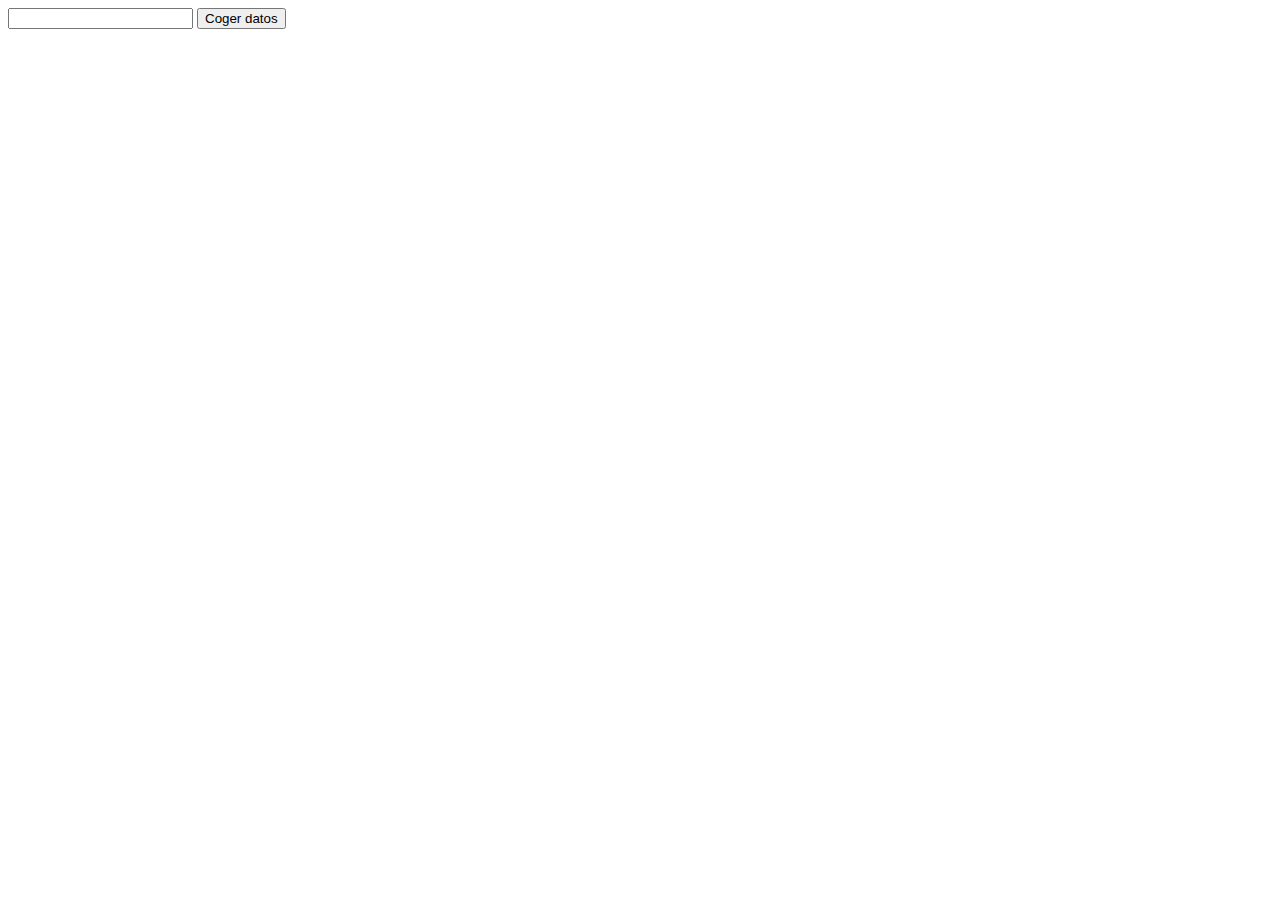
<file: Final-Exam-Template/Front-End/Generar Tabla Js en página web/index.html>
<!DOCTYPE html>
<html lang="en">
<head>
    <meta charset="UTF-8">
    <meta http-equiv="X-UA-Compatible" content="IE=edge">
    <meta name="viewport" content="width=device-width, initial-scale=1.0">
    <title>Document</title>
</head>
<body>
    
    <input type="text" id="matrix_dim">
    <button id="genTable">Coger datos</button>
    <div id="table"></div>

</body>

    <script src="index.js"></script>
</html>
</file>
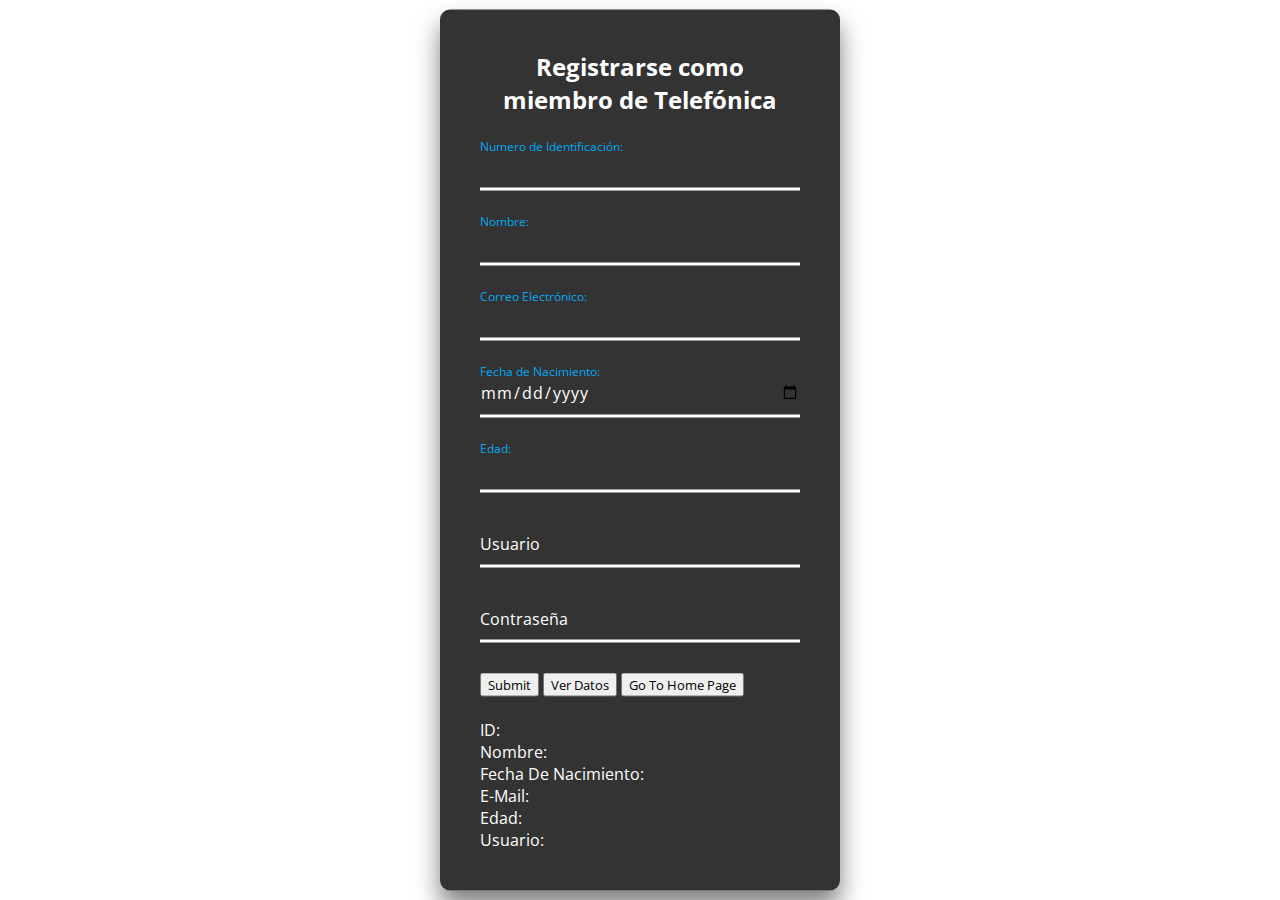
<file: Practica-4-Springboot/src/main/resources/static/index.html>
<!DOCTYPE html>
<html lang="en">
  <head>
    <meta charset="UTF-8" />
    <meta http-equiv="X-UA-Compatible" content="IE=edge" />
    <meta name="viewport" content="width=device-width, initial-scale=1.0" />
    <link rel="stylesheet" href="stylesheet.css" />
    <title>Document</title>
  </head>
  <body>
    <div id="main" class="main-container">
      <div class="box">
        <h2>Registrarse como miembro de Telefónica</h2>
        <form action="index_base.html" id="register_form">
          <div class="input-box">
            <input id="input_id" type="number" />
            <label>Numero de Identificación:</label>
          </div>
          <div class="input-box">
            <input id="input_name" type="text" />
            <label>Nombre:</label>
          </div>
          <div class="input-box">
            <input id="input_email" type="email" />
            <label>Correo Electrónico:</label>
          </div>
          <div class="input-box">
            <input id="input_dob" type="date" />
            <label>Fecha de Nacimiento:</label>
          </div>
          <div class="input-box">
            <input id="input_age" type="number" />
            <label>Edad:</label>
          </div>
          <!--Username and Password Test-->
          <div class="input-box">
            <input id="user-name" type="text" required="" />
            <label>Usuario</label>
          </div>
          <div class="input-box">
            <input id="user-pass" type="password" required="" />
            <label>Contraseña</label>
          </div>
          <!--Check-->
          <button id="submit_button" type="button">Submit</button>
          <button id="find_data_button" type="button">Ver Datos</button>
          <button type="submit">Go To Home Page</button>

          <br />
          <br />
          <div class="output-box">
            <label>ID:</label>
            <p id="idIn"></p>
          </div>
          <div class="output-box">
            <label>Nombre:</label>
            <p id="nameIn"></p>
          </div>
          <div class="output-box">
            <label>Fecha De Nacimiento:</label>
            <p id="dateOfBirthIn"></p>
          </div>
          <div class="output-box">
            <label>E-Mail:</label>
            <p id="emailIn"></p>
          </div>
          <div class="output-box">
            <label>Edad:</label>
            <p id="ageIn"></p>
          </div>
          <div class="output-box">
            <label>Usuario:</label>
            <p id="usernameIn"></p>
          </div>
        </form>
      </div>
    </div>
  </body>
  <script src="script.js"></script>
</html>
</file>
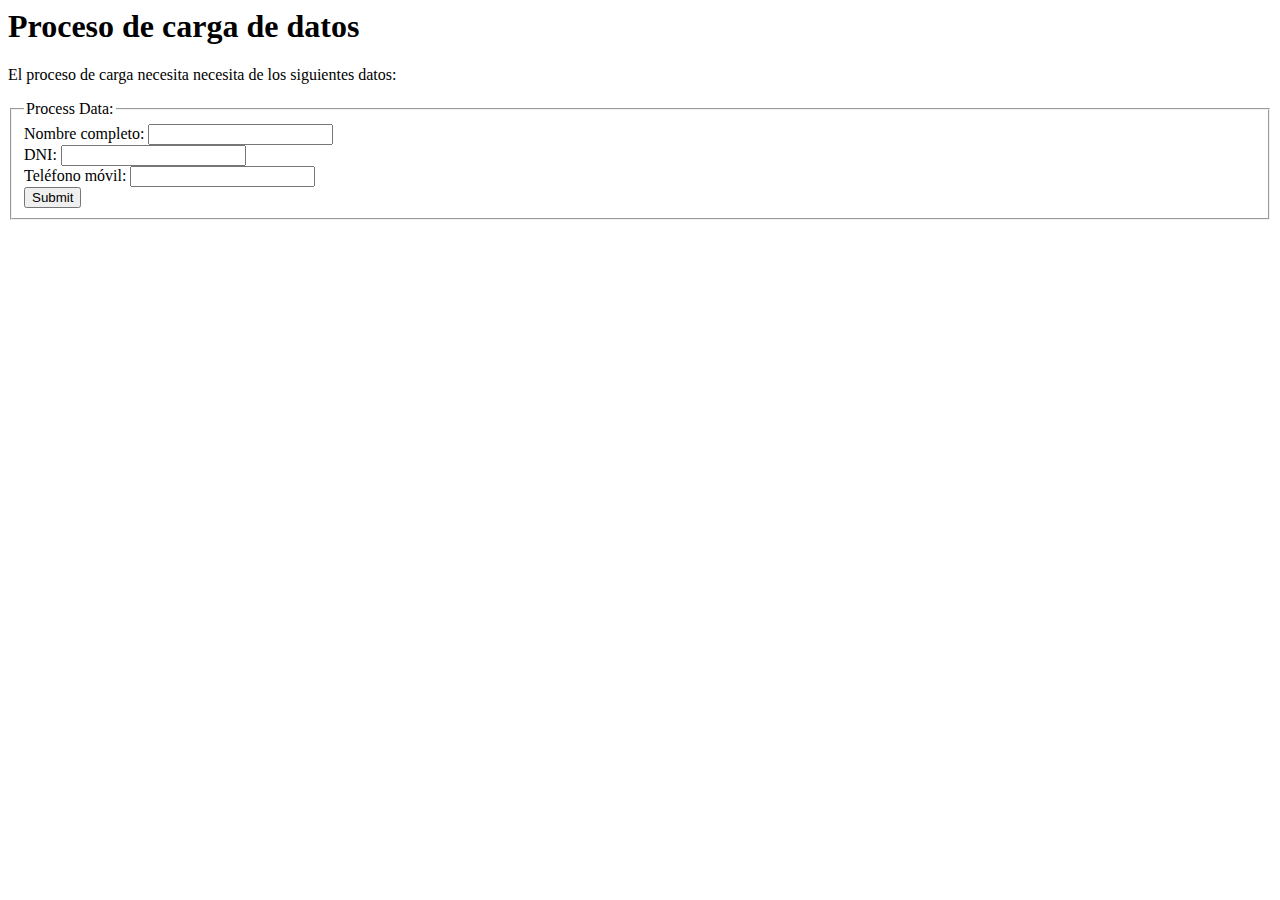
<file: Practica-5-Springboot-Testing/src/main/resources/static/index.html>
<html>
    <head>
        <meta charset="UTF-8">
    </head>
    <body>
        <h1>Proceso de carga de datos</h1>
        <p>
            El proceso de carga necesita necesita de los siguientes datos:
        </p>
        <form method="post"
              action="/api/v1/process-step1-legacy"
              enctype="application/x-www-form-urlencoded"
              onsubmit="return sendProcessStep1(event);">
            <fieldset>
                <legend>Process Data:</legend>
                <label for="fullName">Nombre completo:</label>
                <input type="text" id="fullName" name="fullName" /><br>
                <label for="dni">DNI:</label>
                <input type="text" id="dni" name="dni" /><br>
                <label for="telefono">Teléfono móvil:</label>
                <input type="text" id="telefono" name="telefono" /><br>
                <input type="submit">
            </fieldset>
        </form>
        <div id="feedback">

        </div>

        <script>
            function sendProcessStep1(event) {
                // Evitar que se envie el form
                event.preventDefault();

                var fullName = document.getElementById("fullName").value;
                var dni = document.getElementById("dni").value;
                var telefono = document.getElementById("telefono").value;

                const data = { fullName: fullName, dni: dni, telefono : telefono };
                const address = '/api/v1/process-step1';
                fetch(address, {
                    method: 'POST',
                    headers: {
                        'Content-Type': 'application/json'
                    },
                    body: JSON.stringify(data)
                    })
                    .then((response) => {
                      if (response.ok) {
                        return response.json();
                      }
                      throw new Error('Something went wrong');
                    })
                    .then(data => {
                        console.log(data);

                        if(data.result === "OK") {
                            document.getElementById("feedback").innerHTML = "<h1>Muchas gracias por enviar los datos. FETCH</h1><a href='javascript:location.reload()'>Recargar</a>";
                        } else {
                            document.getElementById("feedback").innerHTML = "<h1>Hemos tenido un problema con su solicitud.</h1><p>Revise los datos introducidos</p>";
                        }

                        console.log("Done");
                    })
                    .catch(error => console.error(error));
            };
        </script>
    </body>
</html>
</file>
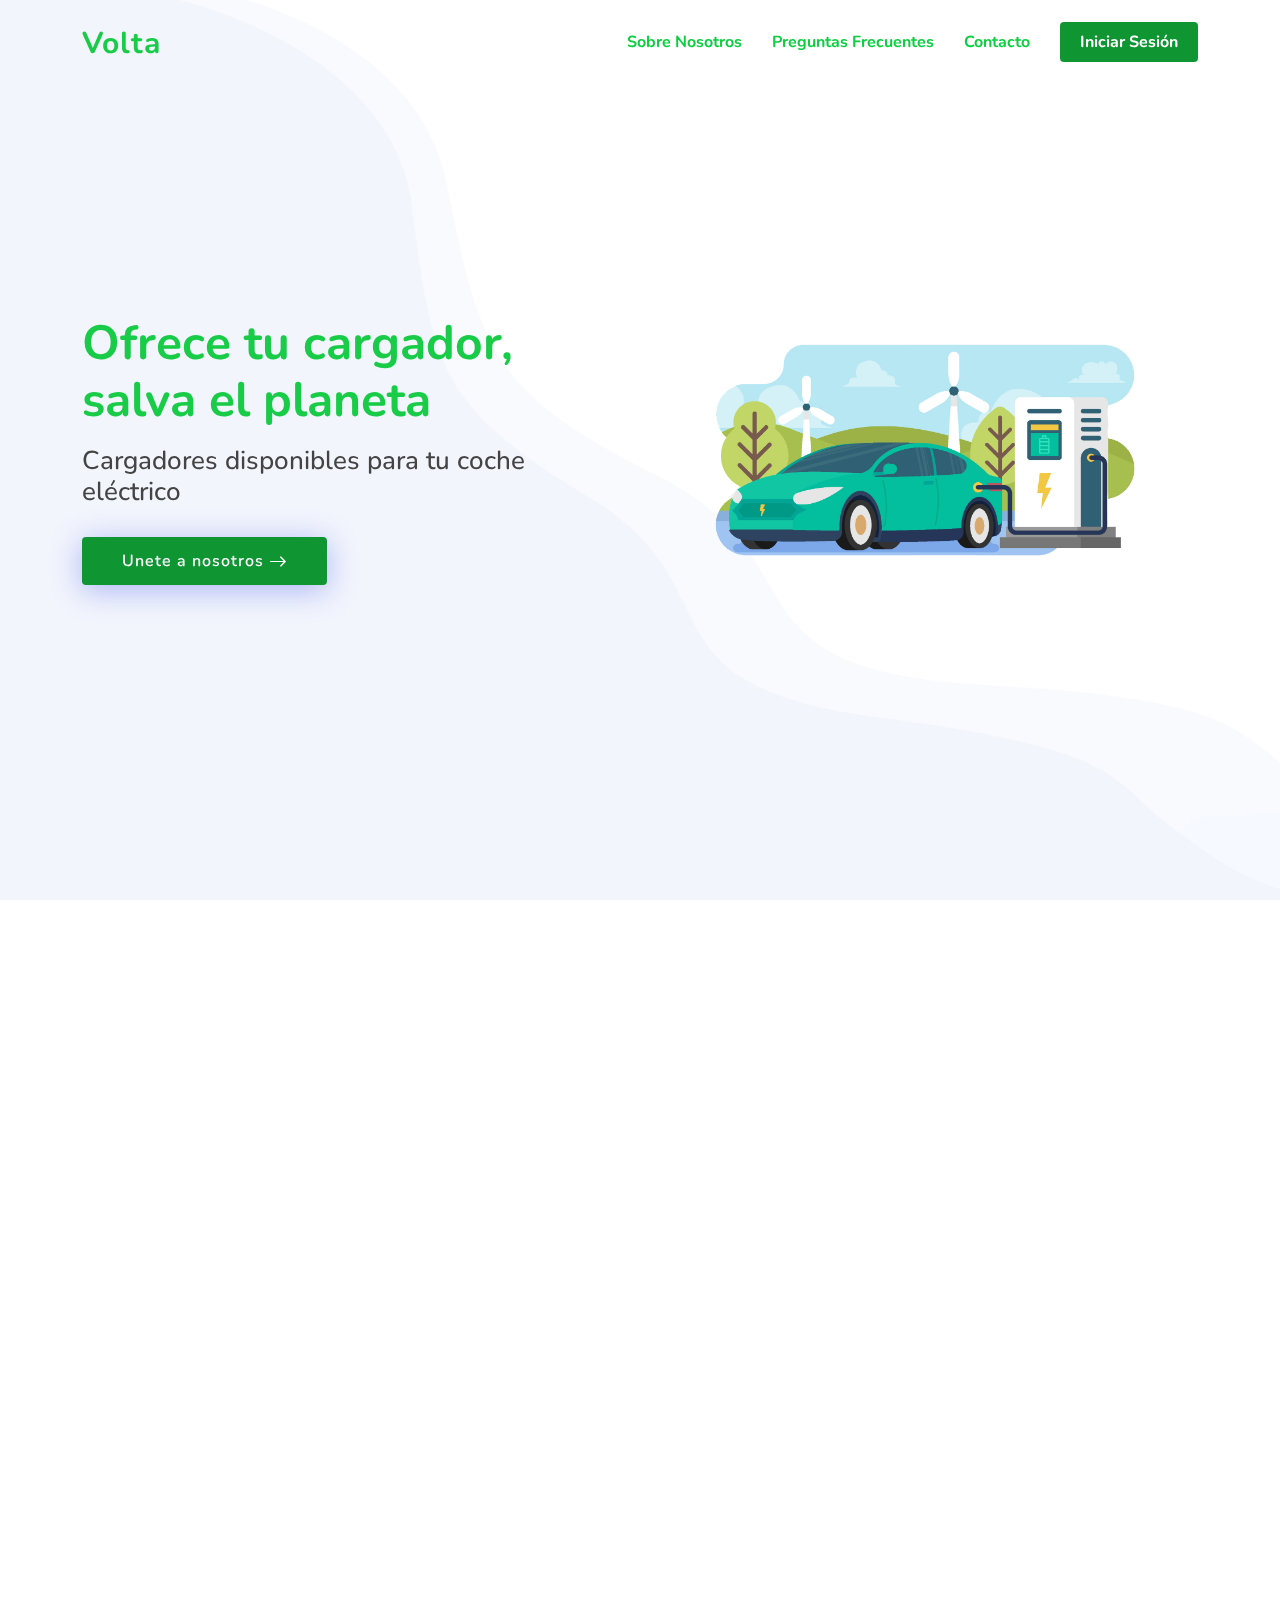
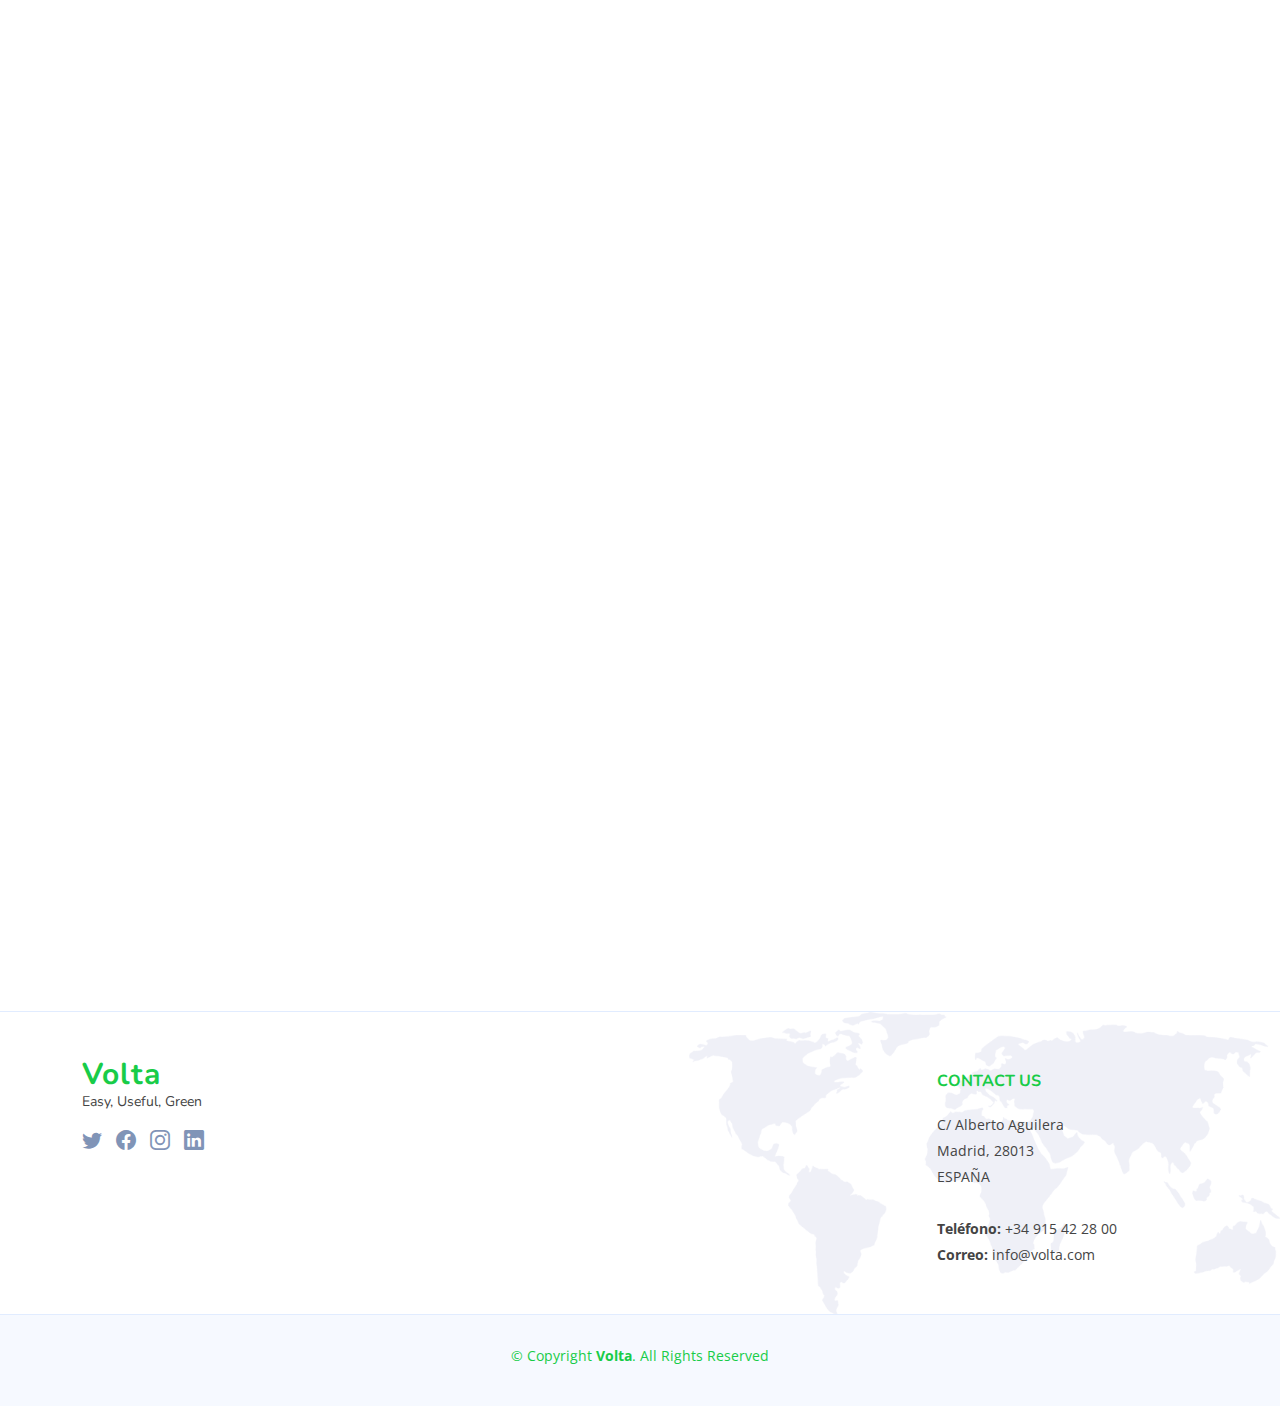
<file: Practica-Final/src/main/resources/static/index.html>
<!DOCTYPE html>
<html lang="en">

<head>
  <meta charset="utf-8">
  <meta content="width=device-width, initial-scale=1.0" name="viewport">

  <title>Volta - Index</title>
  <meta content="" name="description">

  <meta content="" name="keywords">

  <!-- Favicons -->
  <link href="assets/img/favicon.png" rel="icon">
  <link href="assets/img/apple-touch-icon.png" rel="apple-touch-icon">

  <!-- Google Fonts -->
  <link href="https://fonts.googleapis.com/css?family=Open+Sans:300,300i,400,400i,600,600i,700,700i|Nunito:300,300i,400,400i,600,600i,700,700i|Poppins:300,300i,400,400i,500,500i,600,600i,700,700i" rel="stylesheet">

  <!-- Vendor CSS Files -->
  <link href="assets/vendor/aos/aos.css" rel="stylesheet">
  <link href="assets/vendor/bootstrap/css/bootstrap.min.css" rel="stylesheet">
  <link href="assets/vendor/bootstrap-icons/bootstrap-icons.css" rel="stylesheet">
  <link href="assets/vendor/glightbox/css/glightbox.min.css" rel="stylesheet">
  <link href="assets/vendor/remixicon/remixicon.css" rel="stylesheet">
  <link href="assets/vendor/swiper/swiper-bundle.min.css" rel="stylesheet">

  <!-- Template Main CSS File -->
  <link href="assets/css/style.css" rel="stylesheet">

  <!-- =======================================================
  * Template Name: Volta - v1.9.0
  * Template URL: https:// .com/Volta-bootstrap-startup-template/
  * Author:  .com
  * License: https:// .com/license/
  ======================================================== -->
</head>

<body>

  <!-- ======= Header ======= -->
  <header id="header" class="header fixed-top">
    <div class="container-fluid container-xl d-flex align-items-center justify-content-between">

      <a href="index.html" class="logo d-flex align-items-center">
        <span>Volta</span>
      </a>

      <nav id="navbar" class="navbar">
        <ul>
          <li><a class="nav-link scrollto" href="#about">Sobre Nosotros</a></li>
          <li><a class="nav-link scrollto" href="#faq">Preguntas Frecuentes</a></li>
          <!--Drop Down List
          <li class="dropdown"><a href="#"><span>Drop Down</span> <i class="bi bi-chevron-down"></i></a>
            <ul>
              <li><a href="#">Drop Down 1</a></li>
              <li class="dropdown"><a href="#"><span>Deep Drop Down</span> <i class="bi bi-chevron-right"></i></a>
                <ul>
                  <li><a href="#">Deep Drop Down 1</a></li>
                  <li><a href="#">Deep Drop Down 2</a></li>
                  <li><a href="#">Deep Drop Down 3</a></li>
                  <li><a href="#">Deep Drop Down 4</a></li>
                  <li><a href="#">Deep Drop Down 5</a></li>
                </ul>
              </li>
              <li><a href="#">Drop Down 2</a></li>
              <li><a href="#">Drop Down 3</a></li>
              <li><a href="#">Drop Down 4</a></li>
            </ul>
          </li> -->
          <li><a class="nav-link scrollto" href="contacto.html">Contacto</a></li>
          <li><a class="getstarted scrollto" href="login.html">Iniciar Sesión</a></li>
        </ul>
        <i class="bi bi-list mobile-nav-toggle"></i>
      </nav><!-- .navbar -->

    </div>
  </header><!-- End Header -->

  <!-- ======= Hero Section ======= -->
  <section id="hero" class="hero d-flex align-items-center">

    <div class="container">
      <div class="row">
        <div class="col-lg-6 d-flex flex-column justify-content-center">
          <h1 data-aos="fade-up">Ofrece tu cargador, salva el planeta</h1>
          <h2 data-aos="fade-up" data-aos-delay="400">Cargadores disponibles para tu coche eléctrico</h2>
          <div data-aos="fade-up" data-aos-delay="600">
            <div class="text-center text-lg-start">
              <a href="#about" class="btn-get-started scrollto d-inline-flex align-items-center justify-content-center align-self-center">
                <span>Unete a nosotros</span>
                <i class="bi bi-arrow-right"></i>
              </a>
            </div>
          </div>
        </div>
        <div class="col-lg-6 hero-img" data-aos="zoom-out" data-aos-delay="200">
          <img src="assets/img/hero-img.png" class="img-fluid" alt="">
        </div>
      </div>
    </div>

  </section><!-- End Hero -->

  <main id="main">
    <!-- ======= About Section ======= -->
    <section id="about" class="about">

      <div class="container" data-aos="fade-up">
        <div class="row gx-0">

          <div class="col-lg-6 d-flex flex-column justify-content-center" data-aos="fade-up" data-aos-delay="200">
            <div class="content">
              <h3>Nuestro proposito</h3>
              <h2>Ofrece tu cargador eléctrico, usa el de otros, gana dinero y salva el planeta</h2>
              <p>
                Aqui en Volta, creemos en el medio ambiente y en la rapida evolución de los vehiculos eléctricos, es por lo cual queremos permitir a la población alquilar sus cargadores eléctricos...
              </p>
              <div class="text-center text-lg-start">
                <a href="#" class="btn-read-more d-inline-flex align-items-center justify-content-center align-self-center">
                  <span>Aprende más sobre nosotros</span>
                  <i class="bi bi-arrow-right"></i>
                </a>
              </div>
            </div>
          </div>

          <div class="col-lg-6 d-flex align-items-center" data-aos="zoom-out" data-aos-delay="200">
            <img src="assets/img/about.jpg" class="img-fluid" alt="">
          </div>

        </div>
      </div>

    </section><!-- End About Section -->

    <!-- ======= Counts Section
    <section id="counts" class="counts">
      <div class="container" data-aos="fade-up">

        <div class="row gy-4">

          <div class="col-lg-3 col-md-6">
            <div class="count-box">
              <i class="bi bi-emoji-smile"></i>
              <div>
                <span data-purecounter-start="0" data-purecounter-end="232" data-purecounter-duration="1" class="purecounter"></span>
                <p>Happy Clients</p>
              </div>
            </div>
          </div>

          <div class="col-lg-3 col-md-6">
            <div class="count-box">
              <i class="bi bi-journal-richtext" style="color: #ee6c20;"></i>
              <div>
                <span data-purecounter-start="0" data-purecounter-end="521" data-purecounter-duration="1" class="purecounter"></span>
                <p>Projects</p>
              </div>
            </div>
          </div>

          <div class="col-lg-3 col-md-6">
            <div class="count-box">
              <i class="bi bi-headset" style="color: #15be56;"></i>
              <div>
                <span data-purecounter-start="0" data-purecounter-end="1463" data-purecounter-duration="1" class="purecounter"></span>
                <p>Hours Of Support</p>
              </div>
            </div>
          </div>

          <div class="col-lg-3 col-md-6">
            <div class="count-box">
              <i class="bi bi-people" style="color: #bb0852;"></i>
              <div>
                <span data-purecounter-start="0" data-purecounter-end="15" data-purecounter-duration="1" class="purecounter"></span>
                <p>Hard Workers</p>
              </div>
            </div>
          </div>

        </div>

      </div>
    </section>======= -->

    <!-- ======= Services Section
    <section id="services" class="services">

      <div class="container" data-aos="fade-up">

        <header class="section-header">
          <h2>Services</h2>
          <p>Veritatis et dolores facere numquam et praesentium</p>
        </header>

        <div class="row gy-4">

          <div class="col-lg-4 col-md-6" data-aos="fade-up" data-aos-delay="200">
            <div class="service-box blue">
              <i class="ri-discuss-line icon"></i>
              <h3>Nesciunt Mete</h3>
              <p>Provident nihil minus qui consequatur non omnis maiores. Eos accusantium minus dolores iure perferendis tempore et consequatur.</p>
              <a href="#" class="read-more"><span>Read More</span> <i class="bi bi-arrow-right"></i></a>
            </div>
          </div>

          <div class="col-lg-4 col-md-6" data-aos="fade-up" data-aos-delay="300">
            <div class="service-box orange">
              <i class="ri-discuss-line icon"></i>
              <h3>Eosle Commodi</h3>
              <p>Ut autem aut autem non a. Sint sint sit facilis nam iusto sint. Libero corrupti neque eum hic non ut nesciunt dolorem.</p>
              <a href="#" class="read-more"><span>Read More</span> <i class="bi bi-arrow-right"></i></a>
            </div>
          </div>

          <div class="col-lg-4 col-md-6" data-aos="fade-up" data-aos-delay="400">
            <div class="service-box green">
              <i class="ri-discuss-line icon"></i>
              <h3>Ledo Markt</h3>
              <p>Ut excepturi voluptatem nisi sed. Quidem fuga consequatur. Minus ea aut. Vel qui id voluptas adipisci eos earum corrupti.</p>
              <a href="#" class="read-more"><span>Read More</span> <i class="bi bi-arrow-right"></i></a>
            </div>
          </div>

          <div class="col-lg-4 col-md-6" data-aos="fade-up" data-aos-delay="500">
            <div class="service-box red">
              <i class="ri-discuss-line icon"></i>
              <h3>Asperiores Commodi</h3>
              <p>Non et temporibus minus omnis sed dolor esse consequatur. Cupiditate sed error ea fuga sit provident adipisci neque.</p>
              <a href="#" class="read-more"><span>Read More</span> <i class="bi bi-arrow-right"></i></a>
            </div>
          </div>

          <div class="col-lg-4 col-md-6" data-aos="fade-up" data-aos-delay="600">
            <div class="service-box purple">
              <i class="ri-discuss-line icon"></i>
              <h3>Velit Doloremque.</h3>
              <p>Cumque et suscipit saepe. Est maiores autem enim facilis ut aut ipsam corporis aut. Sed animi at autem alias eius labore.</p>
              <a href="#" class="read-more"><span>Read More</span> <i class="bi bi-arrow-right"></i></a>
            </div>
          </div>

          <div class="col-lg-4 col-md-6" data-aos="fade-up" data-aos-delay="700">
            <div class="service-box pink">
              <i class="ri-discuss-line icon"></i>
              <h3>Dolori Architecto</h3>
              <p>Hic molestias ea quibusdam eos. Fugiat enim doloremque aut neque non et debitis iure. Corrupti recusandae ducimus enim.</p>
              <a href="#" class="read-more"><span>Read More</span> <i class="bi bi-arrow-right"></i></a>
            </div>
          </div>

        </div>

      </div>

    </section> ======= -->

    <!-- ======= Pricing Section 
    <section id="pricing" class="pricing">

      <div class="container" data-aos="fade-up">

        <header class="section-header">
          <h2>Pricing</h2>
          <p>Check our Pricing</p>
        </header>

        <div class="row gy-4" data-aos="fade-left">

          <div class="col-lg-3 col-md-6" data-aos="zoom-in" data-aos-delay="100">
            <div class="box">
              <h3 style="color: #07d5c0;">Free Plan</h3>
              <div class="price"><sup>$</sup>0<span> / mo</span></div>
              <img src="assets/img/pricing-free.png" class="img-fluid" alt="">
              <ul>
                <li>Aida dere</li>
                <li>Nec feugiat nisl</li>
                <li>Nulla at volutpat dola</li>
                <li class="na">Pharetra massa</li>
                <li class="na">Massa ultricies mi</li>
              </ul>
              <a href="#" class="btn-buy">Buy Now</a>
            </div>
          </div>

          <div class="col-lg-3 col-md-6" data-aos="zoom-in" data-aos-delay="200">
            <div class="box">
              <span class="featured">Featured</span>
              <h3 style="color: #65c600;">Starter Plan</h3>
              <div class="price"><sup>$</sup>19<span> / mo</span></div>
              <img src="assets/img/pricing-starter.png" class="img-fluid" alt="">
              <ul>
                <li>Aida dere</li>
                <li>Nec feugiat nisl</li>
                <li>Nulla at volutpat dola</li>
                <li>Pharetra massa</li>
                <li class="na">Massa ultricies mi</li>
              </ul>
              <a href="#" class="btn-buy">Buy Now</a>
            </div>
          </div>

          <div class="col-lg-3 col-md-6" data-aos="zoom-in" data-aos-delay="300">
            <div class="box">
              <h3 style="color: #ff901c;">Business Plan</h3>
              <div class="price"><sup>$</sup>29<span> / mo</span></div>
              <img src="assets/img/pricing-business.png" class="img-fluid" alt="">
              <ul>
                <li>Aida dere</li>
                <li>Nec feugiat nisl</li>
                <li>Nulla at volutpat dola</li>
                <li>Pharetra massa</li>
                <li>Massa ultricies mi</li>
              </ul>
              <a href="#" class="btn-buy">Buy Now</a>
            </div>
          </div>

          <div class="col-lg-3 col-md-6" data-aos="zoom-in" data-aos-delay="400">
            <div class="box">
              <h3 style="color: #ff0071;">Ultimate Plan</h3>
              <div class="price"><sup>$</sup>49<span> / mo</span></div>
              <img src="assets/img/pricing-ultimate.png" class="img-fluid" alt="">
              <ul>
                <li>Aida dere</li>
                <li>Nec feugiat nisl</li>
                <li>Nulla at volutpat dola</li>
                <li>Pharetra massa</li>
                <li>Massa ultricies mi</li>
              </ul>
              <a href="#" class="btn-buy">Buy Now</a>
            </div>
          </div>

        </div>

      </div>

    </section> ======= -->

    <!-- ======= F.A.Q Section ======= -->
    <section id="faq" class="faq">

      <div class="container" data-aos="fade-up">

        <header class="section-header">
          <h2>F.A.Q</h2>
          <p>Preguntas Frecuentes</p>
        </header>

        <div class="row">
          <div class="col-lg-6">
            <!-- F.A.Q List 1-->
            <div class="accordion accordion-flush" id="faqlist1">
              <div class="accordion-item">
                <h2 class="accordion-header">
                  <button class="accordion-button collapsed" type="button" data-bs-toggle="collapse" data-bs-target="#faq-content-1">
                    ¿Que tipo de Cargador Electrico necesito?
                  </button>
                </h2>
                <div id="faq-content-1" class="accordion-collapse collapse" data-bs-parent="#faqlist1">
                  <div class="accordion-body">
                    Aunque tengas un cargador Tipo 1, Tipo 2, o uno estandar, puedes registrar tu cargador con nosotros. Obtendremos esta información cuando te apuntes, y solo te enviaremos reservas de la gente con el tipo de vehiculo adecuado. 
                  </div>
                </div>
              </div>

              <div class="accordion-item">
                <h2 class="accordion-header">
                  <button class="accordion-button collapsed" type="button" data-bs-toggle="collapse" data-bs-target="#faq-content-2">
                    ¿Le tendré que pedir dinero a mis clientes?
                  </button>
                </h2>
                <div id="faq-content-2" class="accordion-collapse collapse" data-bs-parent="#faqlist1">
                  <div class="accordion-body">
                    ¡No! De la gestión ya nos encargamos nosotros. El cliente pagará para ambos parking y carga a través de Volta, y nosotros te pasaremos las ganancias. 
                  </div>
                </div>
              </div>

              <div class="accordion-item">
                <h2 class="accordion-header">
                  <button class="accordion-button collapsed" type="button" data-bs-toggle="collapse" data-bs-target="#faq-content-3">
                    ¿Puedo escoger cuando esta disponible mi cargador?
                  </button>
                </h2>
                <div id="faq-content-3" class="accordion-collapse collapse" data-bs-parent="#faqlist1">
                  <div class="accordion-body">
                    Claro que sí. Puedes ajustar la disponibilidad de tu cargador como veas apto, solo recibirás reservas en esas horas. Es más, todas las reservas se suelen hacer con antelación, por lo tanto siempre estarás al corriente de cuando está siendo usado. 
                  </div>
                </div>
              </div>

            </div>
          </div>

          <div class="col-lg-6">

            <!-- F.A.Q List 2-->
            <div class="accordion accordion-flush" id="faqlist2">

              <div class="accordion-item">
                <h2 class="accordion-header">
                  <button class="accordion-button collapsed" type="button" data-bs-toggle="collapse" data-bs-target="#faq2-content-1">
                    ¿Cuanto dinero ganaré?
                  </button>
                </h2>
                <div id="faq2-content-1" class="accordion-collapse collapse" data-bs-parent="#faqlist2">
                  <div class="accordion-body">
                    Hemos tenido algunos anfitriones que ganan tanto como 3500 euros al año. Lo que ganes dependera del tipo de espacio que tengas y de la demanda en tu area. Al evolucionar el mundo de los coches eléctricos, solo vemos que esa demanda incremente. Es un tiempo emocionante para abarcarse. 
                  </div>
                </div>
              </div>

              <div class="accordion-item">
                <h2 class="accordion-header">
                  <button class="accordion-button collapsed" type="button" data-bs-toggle="collapse" data-bs-target="#faq2-content-2">
                    ¿Puedo poner yo el precio que me parezca apropiado?
                  </button>
                </h2>
                <div id="faq2-content-2" class="accordion-collapse collapse" data-bs-parent="#faqlist2">
                  <div class="accordion-body">
                    ¡Sí! Apreciamos que los costes de la electricidad varíe entre región y que la demanda tambien varíe. Durante el registro, podrás escoger precio automático o ajustarlo tú. 
                  </div>
                </div>
              </div>

              <div class="accordion-item">
                <h2 class="accordion-header">
                  <button class="accordion-button collapsed" type="button" data-bs-toggle="collapse" data-bs-target="#faq2-content-3">
                    ¿Tengo que pagar impuestos sobre lo que gano?
                  </button>
                </h2>
                <div id="faq2-content-3" class="accordion-collapse collapse" data-bs-parent="#faqlist2">
                  <div class="accordion-body">
                    Ehm, en el Reino Unido parece que no. En España aún no hemos mirado (:
                  </div>
                </div>
              </div>

            </div>
          </div>

        </div>

      </div>

    </section><!-- End F.A.Q Section -->

    
    <!--===== Portfolio =====
    <section id="portfolio" class="portfolio">

      <div class="container" data-aos="fade-up">

        <header class="section-header">
          <h2>Portfolio</h2>
          <p>Check our latest work</p>
        </header>

        <div class="row" data-aos="fade-up" data-aos-delay="100">
          <div class="col-lg-12 d-flex justify-content-center">
            <ul id="portfolio-flters">
              <li data-filter="*" class="filter-active">All</li>
              <li data-filter=".filter-app">App</li>
              <li data-filter=".filter-card">Card</li>
              <li data-filter=".filter-web">Web</li>
            </ul>
          </div>
        </div>

        <div class="row gy-4 portfolio-container" data-aos="fade-up" data-aos-delay="200">

          <div class="col-lg-4 col-md-6 portfolio-item filter-app">
            <div class="portfolio-wrap">
              <img src="assets/img/portfolio/portfolio-1.jpg" class="img-fluid" alt="">
              <div class="portfolio-info">
                <h4>App 1</h4>
                <p>App</p>
                <div class="portfolio-links">
                  <a href="assets/img/portfolio/portfolio-1.jpg" data-gallery="portfolioGallery" class="portfokio-lightbox" title="App 1"><i class="bi bi-plus"></i></a>
                  <a href="portfolio-details.html" title="More Details"><i class="bi bi-link"></i></a>
                </div>
              </div>
            </div>
          </div>

          <div class="col-lg-4 col-md-6 portfolio-item filter-web">
            <div class="portfolio-wrap">
              <img src="assets/img/portfolio/portfolio-2.jpg" class="img-fluid" alt="">
              <div class="portfolio-info">
                <h4>Web 3</h4>
                <p>Web</p>
                <div class="portfolio-links">
                  <a href="assets/img/portfolio/portfolio-2.jpg" data-gallery="portfolioGallery" class="portfokio-lightbox" title="Web 3"><i class="bi bi-plus"></i></a>
                  <a href="portfolio-details.html" title="More Details"><i class="bi bi-link"></i></a>
                </div>
              </div>
            </div>
          </div>

          <div class="col-lg-4 col-md-6 portfolio-item filter-app">
            <div class="portfolio-wrap">
              <img src="assets/img/portfolio/portfolio-3.jpg" class="img-fluid" alt="">
              <div class="portfolio-info">
                <h4>App 2</h4>
                <p>App</p>
                <div class="portfolio-links">
                  <a href="assets/img/portfolio/portfolio-3.jpg" data-gallery="portfolioGallery" class="portfokio-lightbox" title="App 2"><i class="bi bi-plus"></i></a>
                  <a href="portfolio-details.html" title="More Details"><i class="bi bi-link"></i></a>
                </div>
              </div>
            </div>
          </div>

          <div class="col-lg-4 col-md-6 portfolio-item filter-card">
            <div class="portfolio-wrap">
              <img src="assets/img/portfolio/portfolio-4.jpg" class="img-fluid" alt="">
              <div class="portfolio-info">
                <h4>Card 2</h4>
                <p>Card</p>
                <div class="portfolio-links">
                  <a href="assets/img/portfolio/portfolio-4.jpg" data-gallery="portfolioGallery" class="portfokio-lightbox" title="Card 2"><i class="bi bi-plus"></i></a>
                  <a href="portfolio-details.html" title="More Details"><i class="bi bi-link"></i></a>
                </div>
              </div>
            </div>
          </div>

          <div class="col-lg-4 col-md-6 portfolio-item filter-web">
            <div class="portfolio-wrap">
              <img src="assets/img/portfolio/portfolio-5.jpg" class="img-fluid" alt="">
              <div class="portfolio-info">
                <h4>Web 2</h4>
                <p>Web</p>
                <div class="portfolio-links">
                  <a href="assets/img/portfolio/portfolio-5.jpg" data-gallery="portfolioGallery" class="portfokio-lightbox" title="Web 2"><i class="bi bi-plus"></i></a>
                  <a href="portfolio-details.html" title="More Details"><i class="bi bi-link"></i></a>
                </div>
              </div>
            </div>
          </div>

          <div class="col-lg-4 col-md-6 portfolio-item filter-app">
            <div class="portfolio-wrap">
              <img src="assets/img/portfolio/portfolio-6.jpg" class="img-fluid" alt="">
              <div class="portfolio-info">
                <h4>App 3</h4>
                <p>App</p>
                <div class="portfolio-links">
                  <a href="assets/img/portfolio/portfolio-6.jpg" data-gallery="portfolioGallery" class="portfokio-lightbox" title="App 3"><i class="bi bi-plus"></i></a>
                  <a href="portfolio-details.html" title="More Details"><i class="bi bi-link"></i></a>
                </div>
              </div>
            </div>
          </div>

          <div class="col-lg-4 col-md-6 portfolio-item filter-card">
            <div class="portfolio-wrap">
              <img src="assets/img/portfolio/portfolio-7.jpg" class="img-fluid" alt="">
              <div class="portfolio-info">
                <h4>Card 1</h4>
                <p>Card</p>
                <div class="portfolio-links">
                  <a href="assets/img/portfolio/portfolio-7.jpg" data-gallery="portfolioGallery" class="portfokio-lightbox" title="Card 1"><i class="bi bi-plus"></i></a>
                  <a href="portfolio-details.html" title="More Details"><i class="bi bi-link"></i></a>
                </div>
              </div>
            </div>
          </div>

          <div class="col-lg-4 col-md-6 portfolio-item filter-card">
            <div class="portfolio-wrap">
              <img src="assets/img/portfolio/portfolio-8.jpg" class="img-fluid" alt="">
              <div class="portfolio-info">
                <h4>Card 3</h4>
                <p>Card</p>
                <div class="portfolio-links">
                  <a href="assets/img/portfolio/portfolio-8.jpg" data-gallery="portfolioGallery" class="portfokio-lightbox" title="Card 3"><i class="bi bi-plus"></i></a>
                  <a href="portfolio-details.html" title="More Details"><i class="bi bi-link"></i></a>
                </div>
              </div>
            </div>
          </div>

          <div class="col-lg-4 col-md-6 portfolio-item filter-web">
            <div class="portfolio-wrap">
              <img src="assets/img/portfolio/portfolio-9.jpg" class="img-fluid" alt="">
              <div class="portfolio-info">
                <h4>Web 3</h4>
                <p>Web</p>
                <div class="portfolio-links">
                  <a href="assets/img/portfolio/portfolio-9.jpg" data-gallery="portfolioGallery" class="portfokio-lightbox" title="Web 3"><i class="bi bi-plus"></i></a>
                  <a href="portfolio-details.html" title="More Details"><i class="bi bi-link"></i></a>
                </div>
              </div>
            </div>
          </div>

        </div>

      </div>

    </section>
    -->


    <!-- ======= Testimonials Section ======= -->
    <section id="testimonials" class="testimonials">

      <div class="container" data-aos="fade-up">

        <header class="section-header">
          <h2>Lo que los usuarios dicen sobre nosotros</h2>
          <p>Las criticas más recientes de los que usan nuestros servicios</p>
        </header>

        <div class="testimonials-slider swiper" data-aos="fade-up" data-aos-delay="200">
          <div class="swiper-wrapper">

    
            <div class="swiper-slide">
              <div class="testimonial-item">
                <div class="stars">
                  <i class="bi bi-star-fill"></i><i class="bi bi-star-fill"></i><i class="bi bi-star-fill"></i><i class="bi bi-star-fill"></i><i class="bi bi-star-fill"></i>
                </div>
                <p>
                  Big WoW
                </p>
                <div class="profile mt-auto">
                  <img src="assets/img/testimonials/testimonials-3.jpg" class="testimonial-img" alt="">
                  <h3>Yago Tobio</h3>
                  <h4>Fundador del mayor Notion del mundo</h4>
                </div>
              </div>
            </div><!-- End testimonial item -->

            <div class="swiper-slide">
              <div class="testimonial-item">
                <div class="stars">
                  <i class="bi bi-star-fill"></i><i class="bi bi-star-fill"></i><i class="bi bi-star-fill"></i><i class="bi bi-star-fill"></i><i class="bi bi-star-fill"></i>
                </div>
                <p>
                  Car have no battery. I use Volta. Cheap Price. Host Very Nice. Car now have battery. SO GOOD!
                </p>
                <div class="profile mt-auto">
                  <img src="assets/img/testimonials/testimonials-4.jpg" class="testimonial-img" alt="">
                  <h3>Confucio</h3>
                  <h4>Freelancer</h4>
                </div>
              </div>
            </div><!-- End testimonial item -->

            <div class="swiper-slide">
              <div class="testimonial-item">
                <div class="stars">
                  <i class="bi bi-star-fill"></i><i class="bi bi-star-fill"></i><i class="bi bi-star-fill"></i><i class="bi bi-star-fill"></i><i class="bi bi-star-fill"></i>
                </div>
                <p>
                  Más vale Volta en mano que cargadores volando
                </p>
                <div class="profile mt-auto">
                  <img src="assets/img/testimonials/testimonials-5.jpg" class="testimonial-img" alt="">
                  <h3>Luis Bueno</h3>
                  <h4>Estudiante</h4>
                </div>
              </div>
            </div><!-- End testimonial item -->

          </div>
          <div class="swiper-pagination"></div>
        </div>

      </div>

    </section><!-- End Testimonials Section -->



    <!-- ======= Clients Section ======= 
    <section id="clients" class="clients">

      <div class="container" data-aos="fade-up">

        <header class="section-header">
          <h2>Our Clients</h2>
          <p>Temporibus omnis officia</p>
        </header>

        <div class="clients-slider swiper">
          <div class="swiper-wrapper align-items-center">
            <div class="swiper-slide"><img src="assets/img/clients/client-1.png" class="img-fluid" alt=""></div>
            <div class="swiper-slide"><img src="assets/img/clients/client-2.png" class="img-fluid" alt=""></div>
            <div class="swiper-slide"><img src="assets/img/clients/client-3.png" class="img-fluid" alt=""></div>
            <div class="swiper-slide"><img src="assets/img/clients/client-4.png" class="img-fluid" alt=""></div>
            <div class="swiper-slide"><img src="assets/img/clients/client-5.png" class="img-fluid" alt=""></div>
            <div class="swiper-slide"><img src="assets/img/clients/client-6.png" class="img-fluid" alt=""></div>
            <div class="swiper-slide"><img src="assets/img/clients/client-7.png" class="img-fluid" alt=""></div>
            <div class="swiper-slide"><img src="assets/img/clients/client-8.png" class="img-fluid" alt=""></div>
          </div>
          <div class="swiper-pagination"></div>
        </div>
      </div>

    </section>--><!-- End Clients Section -->

  </main><!-- End #main -->

  <!-- ======= Footer ======= -->
  <footer id="footer" class="footer">

    <div class="footer-top">
      <div class="container">
        <div class="row gy-4">
          <div class="col-lg-5 col-md-12 footer-info">
            <a href="index.html" class="logo d-flex align-items-center">
              <span>Volta</span>
            </a>
            <p>Easy, Useful, Green</p>
            <div class="social-links mt-3">
              <a href="#" class="twitter"><i class="bi bi-twitter"></i></a>
              <a href="#" class="facebook"><i class="bi bi-facebook"></i></a>
              <a href="#" class="instagram"><i class="bi bi-instagram"></i></a>
              <a href="#" class="linkedin"><i class="bi bi-linkedin"></i></a>
            </div>
          </div>

          <div class="col-lg-2 col-6 footer-links">

          </div>

          <div class="col-lg-2 col-6 footer-links">

          </div>

          <div class="col-lg-3 col-md-12 footer-contact text-center text-md-start">
            <h4>Contact Us</h4>
            <p>
              C/ Alberto Aguilera <br>
              Madrid, 28013<br>
              ESPAÑA <br><br>
              <strong>Teléfono:</strong> +34 915 42 28 00<br>
              <strong>Correo:</strong> info@volta.com<br>
            </p>

          </div>

        </div>
      </div>
    </div>

    <div class="container">
      <div class="copyright">
        &copy; Copyright <strong><span>Volta</span></strong>. All Rights Reserved
      </div>
      <div class="credits">
        <!-- All the links in the footer should remain intact. -->
        <!-- You can delete the links only if you purchased the pro version. -->
        <!-- Licensing information: https:// .com/license/ -->
        <!-- Purchase the pro version with working PHP/AJAX contact form: https:// .com/Volta-bootstrap-startup-template/ -->
      </div>
    </div>
  </footer><!-- End Footer -->

  <a href="#" class="back-to-top d-flex align-items-center justify-content-center"><i class="bi bi-arrow-up-short"></i></a>

  <!-- Vendor JS Files -->
  <script src="assets/vendor/purecounter/purecounter.js"></script>
  <script src="assets/vendor/aos/aos.js"></script>
  <script src="assets/vendor/bootstrap/js/bootstrap.bundle.min.js"></script>
  <script src="assets/vendor/glightbox/js/glightbox.min.js"></script>
  <script src="assets/vendor/isotope-layout/isotope.pkgd.min.js"></script>
  <script src="assets/vendor/swiper/swiper-bundle.min.js"></script>
  <script src="assets/vendor/php-email-form/validate.js"></script>

  <!-- Template Main JS File -->
  <script src="assets/js/main.js"></script>

</body>

</html>
</file>
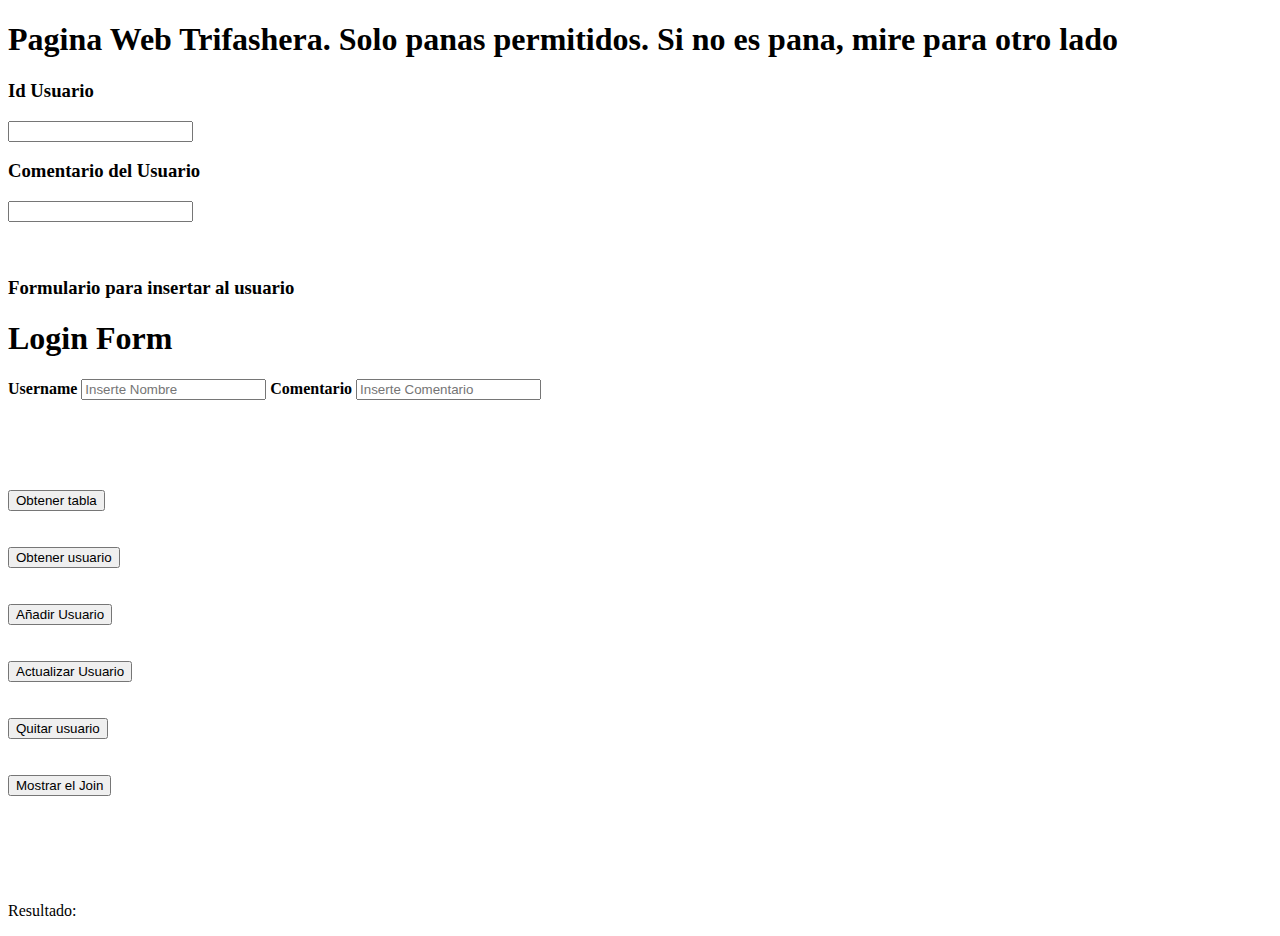
<file: Final-Exam-Template/Back-End/Proyecto Base/src/main/resources/static/index.html>
<!DOCTYPE html>
<html lang="en">
<head>
    <meta charset="UTF-8">
    <meta http-equiv="X-UA-Compatible" content="IE=edge">
    <meta name="viewport" content="width=device-width, initial-scale=1.0">
    <title>Mi pagina web refachera para comprobar todo. BOOOOFFF</title>
</head>
<body>
    <h1>Pagina Web Trifashera. Solo panas permitidos. Si no es pana, mire para otro lado</h1>
    <!--Aunque le estamos pasando un String para el userId, es importante no olvidarnos de pasarlo al Long en el JavaScript-->
    <h3>Id Usuario</h3>
    <input type="text" name="userId" id="userId"> 
    <h3>Comentario del Usuario</h3>
    <input type ="text" name="comment_act" id="userComment"> 
    <br><br><br>

    <h3>Formulario para insertar al usuario</h3>
    
    <form>
        <h1>Login Form</h1>
        <div class="container">
          <label for="userName"><strong>Username</strong></label>
          <input type="text" placeholder="Inserte Nombre" id="userName">
          <label for="comment"><strong>Comentario</strong></label>
          <input type="text" placeholder="Inserte Comentario" id="comment">
      </form>
    
    <br><br><br><br><br><br>
    <!--Metodos a hacer: Crud Get, GET, POST, PUT, DELETE-->
    <button type="button" id="genTable">Obtener tabla</button>

    <br><br><br>
    <button type="button" id="getUser">Obtener usuario</button>
    <br><br><br>
    <button type="button" id="postUser">Añadir Usuario</button>
    <br><br><br>
    <button type="button" id="putUser">Actualizar Usuario</button>
    <br><br><br>
    <button type="button" id="deleteUser">Quitar usuario</button>
    <br><br><br>
    <button type="button" id="showJoin">Mostrar el Join</button>

    <br><br><br><br><br><br>

    <p>Resultado:</p>
    <div id="result"></div>
    
</body>

<script src="assets/js/index.js"></script>
</html>
</file>
<file: Practica-4-Springboot/src/main/resources/static/stylesheet.css>
@import url('https://fonts.googleapis.com/css?family=Open+Sans');

* {
  font-family: 'Open Sans', sans-serif;
}

body {
  margin: 0;
  padding: 0;
}

.main-container {
  width: 100%;
  height: 100vh;
   background: url('https://images.pexels.com/photos/176851/pexels-photo-176851.jpeg?w=1260&h=750&auto=compress&cs=tinysrgb');
  transition: 0.4s linear;
}

.box {
  width: 400px;
  position: absolute;
  top: 50%;
  left: 50%;
  transform: translate(-50%, -50%);
  background: rgba(0, 0, 0, .8);
  padding: 40px;
  box-sizing: border-box;
  box-shadow: 0px 15px 25px rgba(0, 0, 0, .5);
  border-radius: 10px;
}

.box h2 {
  margin: 0 0 30px;
  padding: 0;
  color: #fff;
  text-align: center;
}

.box p {
  margin-bottom: 0;
}

.box p:nth-child(even) {
  margin-top: 0;
}

.box a {
  color: #9a9d9e;
  font-size: 14px;
  text-decoration: none;
}

.box .input-box {
  position: relative;
}

.box .output-box {
  color:#fff
}


.box .input-box input {
  width: 100%;
  padding: 10px 0;
  font-size: 16px;
  margin-bottom: 30px;
  color: #fff;
  border: 1px solid #fff;
  border: none;
  border-bottom-style: solid;
  outline: none;
  letter-spacing: 1px;
  background: transparent;
}

.box .input-box label {
  position: absolute;
  color: #fff;
  top: 0;
  left: 0;
  padding: 10px 0;
  font-size: 16px;
  pointer-events: none;
  transition: .5s;
}

.box .input-box input:focus ~ label,
.box .input-box input:valid ~ label{
  top: -18px;
  left: 0;
  color: #03a9f4;
  font-size: 12px;
}




.box input[type=submit] {
  background: transparent;
  border: none;
  outline: none;
  background: #03a9f4;
  color: #fff;
  padding: 10px 20px;
  cursor: pointer;
  border-radius: 5px;
}

#logged-in {
  width: 100%;
  height: auto;
  text-align: center;
  margin: auto;
  position: absolute;
  top: 50px;
  display: none;
}

.login-true {
  opacity: 0;
}
</file>
<file: Practica-Final/src/main/resources/static/assets/css/style.css>
/**
* Template Name: Volta - v1.9.0
* Template URL: https:// .com/Volta-bootstrap-startup-template/
* Author:  .com
* License: https:// .com/license/
*/

/*--------------------------------------------------------------
# General
--------------------------------------------------------------*/
:root {
  scroll-behavior: smooth;
}

body {
  font-family: "Open Sans", sans-serif;
  color: #444444;
}

a {
  color: #0f9633;
  text-decoration: none;
}

a:hover {
  color: #717ff5;
  text-decoration: none;
}

h1, h2, h3, h4, h5, h6 {
  font-family: "Nunito", sans-serif;
}

/*--------------------------------------------------------------
# Sections
--------------------------------------------------------------*/
section {
  padding: 60px 0;
  overflow: hidden;
}

.section-header {
  text-align: center;
  padding-bottom: 40px;
}
.section-header h2 {
  font-size: 13px;
  letter-spacing: 1px;
  font-weight: 700;
  margin: 0;
  color: #0f9633;
  text-transform: uppercase;
}
.section-header p {
  margin: 10px 0 0 0;
  padding: 0;
  font-size: 38px;
  line-height: 42px;
  font-weight: 700;
  color: #18cc48;
}
@media (max-width: 768px) {
  .section-header p {
    font-size: 28px;
    line-height: 32px;
  }
}

/*--------------------------------------------------------------
# Breadcrumbs
--------------------------------------------------------------*/
.breadcrumbs {
  padding: 15px 0;
  background: #18cc48;
  min-height: 40px;
  margin-top: 82px;
  color: #fff;
}
@media (max-width: 992px) {
  .breadcrumbs {
    margin-top: 57px;
  }
}
.breadcrumbs h2 {
  font-size: 28px;
  font-weight: 500;
}
.breadcrumbs ol {
  display: flex;
  flex-wrap: wrap;
  list-style: none;
  padding: 0 0 10px 0;
  margin: 0;
  font-size: 14px;
}
.breadcrumbs ol a {
  color: #fff;
  transition: 0.3s;
}
.breadcrumbs ol a:hover {
  text-decoration: underline;
}
.breadcrumbs ol li + li {
  padding-left: 10px;
}
.breadcrumbs ol li + li::before {
  display: inline-block;
  padding-right: 10px;
  color: #8894f6;
  content: "/";
}
/*--------------------------------------------------------------
# Back to top button
--------------------------------------------------------------*/
.back-to-top {
  position: fixed;
  visibility: hidden;
  opacity: 0;
  right: 15px;
  bottom: 15px;
  z-index: 99999;
  background: #0f9633;
  width: 40px;
  height: 40px;
  border-radius: 4px;
  transition: all 0.4s;
}
.back-to-top i {
  font-size: 24px;
  color: #fff;
  line-height: 0;
}
.back-to-top:hover {
  background: #6776f4;
  color: #fff;
}
.back-to-top.active {
  visibility: visible;
  opacity: 1;
}

/*--------------------------------------------------------------
# Disable aos animation delay on mobile devices
--------------------------------------------------------------*/
@media screen and (max-width: 768px) {
  [data-aos-delay] {
    transition-delay: 0 !important;
  }
}
/*--------------------------------------------------------------
# Header
--------------------------------------------------------------*/
.header {
  transition: all 0.5s;
  z-index: 997;
  padding: 20px 0;
}
.header.header-scrolled {
  background: #fff;
  padding: 15px 0;
  box-shadow: 0px 2px 20px rgba(1, 41, 112, 0.1);
}
.header .logo {
  line-height: 0;
}
.header .logo img {
  max-height: 40px;
  margin-right: 6px;
}
.header .logo span {
  font-size: 30px;
  font-weight: 700;
  letter-spacing: 1px;
  color: #18cc48;
  font-family: "Nunito", sans-serif;
  margin-top: 3px;
}

/*--------------------------------------------------------------
# Navigation Menu
--------------------------------------------------------------*/
/**
* Desktop Navigation 
*/
.navbar {
  padding: 0;
}
.navbar ul {
  margin: 0;
  padding: 0;
  display: flex;
  list-style: none;
  align-items: center;
}
.navbar li {
  position: relative;
}
.navbar a, .navbar a:focus {
  display: flex;
  align-items: center;
  justify-content: space-between;
  padding: 10px 0 10px 30px;
  font-family: "Nunito", sans-serif;
  font-size: 16px;
  font-weight: 700;
  color: #0ccf40;
  white-space: nowrap;
  transition: 0.3s;
}
.navbar a i, .navbar a:focus i {
  font-size: 12px;
  line-height: 0;
  margin-left: 5px;
}
.navbar a:hover, .navbar .active, .navbar .active:focus, .navbar li:hover > a {
  color: #0f9633;
}
.navbar .getstarted, .navbar .getstarted:focus {
  background: #0f9633;
  padding: 8px 20px;
  margin-left: 30px;
  border-radius: 4px;
  color: #fff;
}
.navbar .getstarted:hover, .navbar .getstarted:focus:hover {
  color: #fff;
  background: #177a32;
}
.navbar .dropdown ul {
  display: block;
  position: absolute;
  left: 14px;
  top: calc(100% + 30px);
  margin: 0;
  padding: 10px 0;
  z-index: 99;
  opacity: 0;
  visibility: hidden;
  background: #fff;
  box-shadow: 0px 0px 30px rgba(127, 137, 161, 0.25);
  transition: 0.3s;
  border-radius: 4px;
}
.navbar .dropdown ul li {
  min-width: 200px;
}
.navbar .dropdown ul a {
  padding: 10px 20px;
  font-size: 15px;
  text-transform: none;
  font-weight: 600;
}
.navbar .dropdown ul a i {
  font-size: 12px;
}
.navbar .dropdown ul a:hover, .navbar .dropdown ul .active:hover, .navbar .dropdown ul li:hover > a {
  color: #0f9633;
}
.navbar .dropdown:hover > ul {
  opacity: 1;
  top: 100%;
  visibility: visible;
}
.navbar .dropdown .dropdown ul {
  top: 0;
  left: calc(100% - 30px);
  visibility: hidden;
}
.navbar .dropdown .dropdown:hover > ul {
  opacity: 1;
  top: 0;
  left: 100%;
  visibility: visible;
}
@media (max-width: 1366px) {
  .navbar .dropdown .dropdown ul {
    left: -90%;
  }
  .navbar .dropdown .dropdown:hover > ul {
    left: -100%;
  }
}

/**
* Mobile Navigation 
*/
.mobile-nav-toggle {
  color: #18cc48;
  font-size: 28px;
  cursor: pointer;
  display: none;
  line-height: 0;
  transition: 0.5s;
}
.mobile-nav-toggle.bi-x {
  color: #fff;
}

@media (max-width: 991px) {
  .mobile-nav-toggle {
    display: block;
  }

  .navbar ul {
    display: none;
  }
}
.navbar-mobile {
  position: fixed;
  overflow: hidden;
  top: 0;
  right: 0;
  left: 0;
  bottom: 0;
  background: rgba(1, 22, 61, 0.9);
  transition: 0.3s;
}
.navbar-mobile .mobile-nav-toggle {
  position: absolute;
  top: 15px;
  right: 15px;
}
.navbar-mobile ul {
  display: block;
  position: absolute;
  top: 55px;
  right: 15px;
  bottom: 15px;
  left: 15px;
  padding: 10px 0;
  border-radius: 10px;
  background-color: #fff;
  overflow-y: auto;
  transition: 0.3s;
}
.navbar-mobile a, .navbar-mobile a:focus {
  padding: 10px 20px;
  font-size: 15px;
  color: #18cc48;
}
.navbar-mobile a:hover, .navbar-mobile .active, .navbar-mobile li:hover > a {
  color: #0f9633;
}
.navbar-mobile .getstarted, .navbar-mobile .getstarted:focus {
  margin: 15px;
}
.navbar-mobile .dropdown ul {
  position: static;
  display: none;
  margin: 10px 20px;
  padding: 10px 0;
  z-index: 99;
  opacity: 1;
  visibility: visible;
  background: #fff;
  box-shadow: 0px 0px 30px rgba(127, 137, 161, 0.25);
}
.navbar-mobile .dropdown ul li {
  min-width: 200px;
}
.navbar-mobile .dropdown ul a {
  padding: 10px 20px;
}
.navbar-mobile .dropdown ul a i {
  font-size: 12px;
}
.navbar-mobile .dropdown ul a:hover, .navbar-mobile .dropdown ul .active:hover, .navbar-mobile .dropdown ul li:hover > a {
  color: #0f9633;
}
.navbar-mobile .dropdown > .dropdown-active {
  display: block;
}

/*--------------------------------------------------------------
# Hero Section
--------------------------------------------------------------*/
.hero {
  width: 100%;
  height: 100vh;
  background: url(../img/hero-bg.png) top center no-repeat;
  background-size: cover;
}
.hero h1 {
  margin: 0;
  font-size: 48px;
  font-weight: 700;
  color: #18cc48;
}
.hero h2 {
  color: #444444;
  margin: 15px 0 0 0;
  font-size: 26px;
}
.hero .btn-get-started {
  margin-top: 30px;
  line-height: 0;
  padding: 15px 40px;
  border-radius: 4px;
  transition: 0.5s;
  color: #fff;
  background: #0f9633;
  box-shadow: 0px 5px 30px rgba(65, 84, 241, 0.4);
}
.hero .btn-get-started span {
  font-family: "Nunito", sans-serif;
  font-weight: 600;
  font-size: 16px;
  letter-spacing: 1px;
}
.hero .btn-get-started i {
  margin-left: 5px;
  font-size: 18px;
  transition: 0.3s;
}
.hero .btn-get-started:hover i {
  transform: translateX(5px);
}
.hero .hero-img {
  text-align: right;
}
@media (min-width: 1024px) {
  .hero {
    background-attachment: fixed;
  }
}
@media (max-width: 991px) {
  .hero {
    height: auto;
    padding: 120px 0 60px 0;
  }
  .hero .hero-img {
    text-align: center;
    margin-top: 80px;
  }
  .hero .hero-img img {
    width: 80%;
  }
}
@media (max-width: 768px) {
  .hero {
    text-align: center;
  }
  .hero h1 {
    font-size: 32px;
  }
  .hero h2 {
    font-size: 24px;
  }
  .hero .hero-img img {
    width: 100%;
  }
}

/*--------------------------------------------------------------
# Index Page
--------------------------------------------------------------*/
/*--------------------------------------------------------------
# About
--------------------------------------------------------------*/
.about .content {
  background-color: #f6f9ff;
  padding: 40px;
}
.about h3 {
  font-size: 14px;
  font-weight: 700;
  color: #0f9633;
  text-transform: uppercase;
}
.about h2 {
  font-size: 24px;
  font-weight: 700;
  color: #18cc48;
}
.about p {
  margin: 15px 0 30px 0;
  line-height: 24px;
}
.about .btn-read-more {
  line-height: 0;
  padding: 15px 40px;
  border-radius: 4px;
  transition: 0.5s;
  color: #fff;
  background: #0f9633;
  box-shadow: 0px 5px 25px rgba(65, 84, 241, 0.3);
}
.about .btn-read-more span {
  font-family: "Nunito", sans-serif;
  font-weight: 600;
  font-size: 16px;
  letter-spacing: 1px;
}
.about .btn-read-more i {
  margin-left: 5px;
  font-size: 18px;
  transition: 0.3s;
}
.about .btn-read-more:hover i {
  transform: translateX(5px);
}

/*--------------------------------------------------------------
# Values
--------------------------------------------------------------*/
.values .box {
  padding: 30px;
  box-shadow: 0px 0 5px rgba(1, 41, 112, 0.08);
  text-align: center;
  transition: 0.3s;
  height: 100%;
}
.values .box img {
  padding: 30px 50px;
  transition: 0.5s;
  transform: scale(1.1);
}
.values .box h3 {
  font-size: 24px;
  color: #18cc48;
  font-weight: 700;
  margin-bottom: 18px;
}
.values .box:hover {
  box-shadow: 0px 0 30px rgba(1, 41, 112, 0.08);
}
.values .box:hover img {
  transform: scale(1);
}

/*--------------------------------------------------------------
# Counts
--------------------------------------------------------------*/
.counts {
  padding: 70px 0 60px;
}
.counts .count-box {
  display: flex;
  align-items: center;
  padding: 30px;
  width: 100%;
  background: #fff;
  box-shadow: 0px 0 30px rgba(1, 41, 112, 0.08);
}
.counts .count-box i {
  font-size: 42px;
  line-height: 0;
  margin-right: 20px;
  color: #0f9633;
}
.counts .count-box span {
  font-size: 36px;
  display: block;
  font-weight: 600;
  color: #0b198f;
}
.counts .count-box p {
  padding: 0;
  margin: 0;
  font-family: "Nunito", sans-serif;
  font-size: 14px;
}

/*--------------------------------------------------------------
# Features
--------------------------------------------------------------*/
.features .feature-box {
  padding: 24px 20px;
  box-shadow: 0px 0 30px rgba(1, 41, 112, 0.08);
  transition: 0.3s;
  height: 100%;
}
.features .feature-box h3 {
  font-size: 18px;
  color: #18cc48;
  font-weight: 700;
  margin: 0;
}
.features .feature-box i {
  line-height: 0;
  background: #ecf3ff;
  padding: 4px;
  margin-right: 10px;
  font-size: 24px;
  border-radius: 3px;
  transition: 0.3s;
}
.features .feature-box:hover i {
  background: #0f9633;
  color: #fff;
}
.features .feture-tabs {
  margin-top: 120px;
}
.features .feture-tabs h3 {
  color: #18cc48;
  font-weight: 700;
  font-size: 32px;
  margin-bottom: 10px;
}
@media (max-width: 768px) {
  .features .feture-tabs h3 {
    font-size: 28px;
  }
}
.features .feture-tabs .nav-pills {
  border-bottom: 1px solid #eee;
}
.features .feture-tabs .nav-link {
  background: none;
  text-transform: uppercase;
  font-size: 15px;
  font-weight: 600;
  color: #18cc48;
  padding: 12px 0;
  margin-right: 25px;
  margin-bottom: -2px;
  border-radius: 0;
}
.features .feture-tabs .nav-link.active {
  color: #0f9633;
  border-bottom: 3px solid #0f9633;
}
.features .feture-tabs .tab-content h4 {
  font-size: 18px;
  margin: 0;
  font-weight: 700;
  color: #18cc48;
}
.features .feture-tabs .tab-content i {
  font-size: 24px;
  line-height: 0;
  margin-right: 8px;
  color: #0f9633;
}
.features .feature-icons {
  margin-top: 120px;
}
.features .feature-icons h3 {
  color: #18cc48;
  font-weight: 700;
  font-size: 32px;
  margin-bottom: 20px;
  text-align: center;
}
@media (max-width: 768px) {
  .features .feature-icons h3 {
    font-size: 28px;
  }
}
.features .feature-icons .content .icon-box {
  display: flex;
}
.features .feature-icons .content .icon-box h4 {
  font-size: 20px;
  font-weight: 700;
  margin: 0 0 10px 0;
  color: #18cc48;
}
.features .feature-icons .content .icon-box i {
  font-size: 44px;
  line-height: 44px;
  color: #0245bc;
  margin-right: 15px;
}
.features .feature-icons .content .icon-box p {
  font-size: 15px;
  color: #848484;
}

/*--------------------------------------------------------------
# Services
--------------------------------------------------------------*/
.services .service-box {
  box-shadow: 0px 0 30px rgba(1, 41, 112, 0.08);
  height: 100%;
  padding: 60px 30px;
  text-align: center;
  transition: 0.3s;
  border-radius: 5px;
}
.services .service-box .icon {
  font-size: 36px;
  padding: 40px 20px;
  border-radius: 4px;
  position: relative;
  margin-bottom: 25px;
  display: inline-block;
  line-height: 0;
  transition: 0.3s;
}
.services .service-box h3 {
  color: #444444;
  font-weight: 700;
}
.services .service-box .read-more {
  display: inline-flex;
  align-items: center;
  justify-content: center;
  font-weight: 600;
  font-size: 16px;
  padding: 8px 20px;
}
.services .service-box .read-more i {
  line-height: 0;
  margin-left: 5px;
  font-size: 18px;
}
.services .service-box.blue {
  border-bottom: 3px solid #2db6fa;
}
.services .service-box.blue .icon {
  color: #2db6fa;
  background: #dbf3fe;
}
.services .service-box.blue .read-more {
  color: #2db6fa;
}
.services .service-box.blue:hover {
  background: #2db6fa;
}
.services .service-box.orange {
  border-bottom: 3px solid #f68c09;
}
.services .service-box.orange .icon {
  color: #f68c09;
  background: #fde3c4;
}
.services .service-box.orange .read-more {
  color: #f68c09;
}
.services .service-box.orange:hover {
  background: #f68c09;
}
.services .service-box.green {
  border-bottom: 3px solid #08da4e;
}
.services .service-box.green .icon {
  color: #08da4e;
  background: #cffddf;
}
.services .service-box.green .read-more {
  color: #08da4e;
}
.services .service-box.green:hover {
  background: #08da4e;
}
.services .service-box.red {
  border-bottom: 3px solid #e9222c;
}
.services .service-box.red .icon {
  color: #e9222c;
  background: #fef7f8;
}
.services .service-box.red .read-more {
  color: #e9222c;
}
.services .service-box.red:hover {
  background: #e9222c;
}
.services .service-box.purple {
  border-bottom: 3px solid #b50edf;
}
.services .service-box.purple .icon {
  color: #b50edf;
  background: #f8e4fd;
}
.services .service-box.purple .read-more {
  color: #b50edf;
}
.services .service-box.purple:hover {
  background: #b50edf;
}
.services .service-box.pink {
  border-bottom: 3px solid #f51f9c;
}
.services .service-box.pink .icon {
  color: #f51f9c;
  background: #feecf7;
}
.services .service-box.pink .read-more {
  color: #f51f9c;
}
.services .service-box.pink:hover {
  background: #f51f9c;
}
.services .service-box:hover h3, .services .service-box:hover p, .services .service-box:hover .read-more {
  color: #fff;
}
.services .service-box:hover .icon {
  background: #fff;
}

/*--------------------------------------------------------------
# Pricing
--------------------------------------------------------------*/
.pricing .box {
  padding: 40px 20px;
  background: #fff;
  text-align: center;
  box-shadow: 0px 0 30px rgba(1, 41, 112, 0.08);
  border-radius: 4px;
  position: relative;
  overflow: hidden;
  transition: 0.3s;
}
.pricing .box:hover {
  transform: scale(1.1);
  box-shadow: 0px 0 30px rgba(1, 41, 112, 0.1);
}
.pricing h3 {
  font-weight: 700;
  font-size: 18px;
  margin-bottom: 15px;
}
.pricing .price {
  font-size: 36px;
  color: #444444;
  font-weight: 600;
  font-family: "Poppins", sans-serif;
}
.pricing .price sup {
  font-size: 20px;
  top: -15px;
  left: -3px;
}
.pricing .price span {
  color: #bababa;
  font-size: 16px;
  font-weight: 300;
}
.pricing img {
  padding: 30px 40px;
}
.pricing ul {
  padding: 0;
  list-style: none;
  color: #444444;
  text-align: center;
  line-height: 26px;
  font-size: 16px;
  margin-bottom: 25px;
}
.pricing ul li {
  padding-bottom: 10px;
}
.pricing ul .na {
  color: #ccc;
  text-decoration: line-through;
}
.pricing .btn-buy {
  display: inline-block;
  padding: 8px 40px 10px 40px;
  border-radius: 50px;
  color: #0f9633;
  transition: none;
  font-size: 16px;
  font-weight: 400;
  font-family: "Nunito", sans-serif;
  font-weight: 600;
  transition: 0.3s;
  border: 1px solid #0f9633;
}
.pricing .btn-buy:hover {
  background: #0f9633;
  color: #fff;
}
.pricing .featured {
  width: 200px;
  position: absolute;
  top: 18px;
  right: -68px;
  transform: rotate(45deg);
  z-index: 1;
  font-size: 14px;
  padding: 1px 0 3px 0;
  background: #0f9633;
  color: #fff;
}

/*--------------------------------------------------------------
# F.A.Q
--------------------------------------------------------------*/
.faq .accordion-collapse {
  border: 0;
}
.faq .accordion-button {
  padding: 15px 15px 20px 0;
  font-weight: 600;
  border: 0;
  font-size: 18px;
  color: #444444;
  text-align: left;
}
.faq .accordion-button:focus {
  box-shadow: none;
}
.faq .accordion-button:not(.collapsed) {
  background: none;
  color: #0f9633;
  border-bottom: 0;
}
.faq .accordion-body {
  padding: 0 0 25px 0;
  border: 0;
}

/*--------------------------------------------------------------
# Portfolio
--------------------------------------------------------------*/
.portfolio #portfolio-flters {
  padding: 0;
  margin: 0 auto 25px auto;
  list-style: none;
  text-align: center;
  background: white;
  border-radius: 50px;
  padding: 2px 15px;
}
.portfolio #portfolio-flters li {
  cursor: pointer;
  display: inline-block;
  padding: 8px 20px 10px 20px;
  font-size: 15px;
  font-weight: 600;
  line-height: 1;
  color: #444444;
  margin: 0 4px 8px 4px;
  transition: 0.3s;
  border-radius: 50px;
  border: 1px solid #fff;
}
.portfolio #portfolio-flters li:hover, .portfolio #portfolio-flters li.filter-active {
  color: #0f9633;
  border-color: #0f9633;
}
.portfolio #portfolio-flters li:last-child {
  margin-right: 0;
}
.portfolio .portfolio-wrap {
  transition: 0.3s;
  position: relative;
  overflow: hidden;
  z-index: 1;
  background: rgba(255, 255, 255, 0.75);
}
.portfolio .portfolio-wrap::before {
  content: "";
  background: rgba(255, 255, 255, 0.75);
  position: absolute;
  left: 30px;
  right: 30px;
  top: 30px;
  bottom: 30px;
  transition: all ease-in-out 0.3s;
  z-index: 2;
  opacity: 0;
}
.portfolio .portfolio-wrap img {
  transition: 1s;
}
.portfolio .portfolio-wrap .portfolio-info {
  opacity: 0;
  position: absolute;
  top: 0;
  left: 0;
  right: 0;
  bottom: 0;
  text-align: center;
  z-index: 3;
  transition: all ease-in-out 0.3s;
  display: flex;
  flex-direction: column;
  justify-content: center;
  align-items: center;
}
.portfolio .portfolio-wrap .portfolio-info::before {
  display: block;
  content: "";
  width: 48px;
  height: 48px;
  position: absolute;
  top: 35px;
  left: 35px;
  border-top: 3px solid rgba(1, 41, 112, 0.2);
  border-left: 3px solid rgba(1, 41, 112, 0.2);
  transition: all 0.5s ease 0s;
  z-index: 9994;
}
.portfolio .portfolio-wrap .portfolio-info::after {
  display: block;
  content: "";
  width: 48px;
  height: 48px;
  position: absolute;
  bottom: 35px;
  right: 35px;
  border-bottom: 3px solid rgba(1, 41, 112, 0.2);
  border-right: 3px solid rgba(1, 41, 112, 0.2);
  transition: all 0.5s ease 0s;
  z-index: 9994;
}
.portfolio .portfolio-wrap .portfolio-info h4 {
  font-size: 20px;
  color: #18cc48;
  font-weight: 700;
}
.portfolio .portfolio-wrap .portfolio-info p {
  color: #18cc48;
  font-weight: 600;
  font-size: 14px;
  text-transform: uppercase;
  padding: 0;
  margin: 0;
}
.portfolio .portfolio-wrap .portfolio-links {
  text-align: center;
  z-index: 4;
}
.portfolio .portfolio-wrap .portfolio-links a {
  color: #fff;
  background: #0f9633;
  margin: 10px 2px;
  width: 36px;
  height: 36px;
  display: inline-flex;
  align-items: center;
  justify-content: center;
  border-radius: 50%;
  transition: 0.3s;
}
.portfolio .portfolio-wrap .portfolio-links a i {
  font-size: 24px;
  line-height: 0;
}
.portfolio .portfolio-wrap .portfolio-links a:hover {
  background: #177a32;
}
.portfolio .portfolio-wrap:hover img {
  transform: scale(1.1);
}
.portfolio .portfolio-wrap:hover::before {
  top: 0;
  left: 0;
  right: 0;
  bottom: 0;
  opacity: 1;
}
.portfolio .portfolio-wrap:hover .portfolio-info {
  opacity: 1;
}
.portfolio .portfolio-wrap:hover .portfolio-info::before {
  top: 15px;
  left: 15px;
}
.portfolio .portfolio-wrap:hover .portfolio-info::after {
  bottom: 15px;
  right: 15px;
}

/*--------------------------------------------------------------
# Portfolio Details
--------------------------------------------------------------*/
.portfolio-details {
  padding-top: 40px;
}
.portfolio-details .portfolio-details-slider img {
  width: 100%;
}
.portfolio-details .portfolio-details-slider .swiper-pagination {
  margin-top: 20px;
  position: relative;
}
.portfolio-details .portfolio-details-slider .swiper-pagination .swiper-pagination-bullet {
  width: 12px;
  height: 12px;
  background-color: #fff;
  opacity: 1;
  border: 1px solid #0f9633;
}
.portfolio-details .portfolio-details-slider .swiper-pagination .swiper-pagination-bullet-active {
  background-color: #0f9633;
}
.portfolio-details .portfolio-info {
  padding: 30px;
  box-shadow: 0px 0 30px rgba(1, 41, 112, 0.08);
}
.portfolio-details .portfolio-info h3 {
  font-size: 22px;
  font-weight: 700;
  margin-bottom: 20px;
  padding-bottom: 20px;
  border-bottom: 1px solid #eee;
}
.portfolio-details .portfolio-info ul {
  list-style: none;
  padding: 0;
  font-size: 15px;
}
.portfolio-details .portfolio-info ul li + li {
  margin-top: 10px;
}
.portfolio-details .portfolio-description {
  padding-top: 30px;
}
.portfolio-details .portfolio-description h2 {
  font-size: 26px;
  font-weight: 700;
  margin-bottom: 20px;
}
.portfolio-details .portfolio-description p {
  padding: 0;
}

/*--------------------------------------------------------------
# Testimonials
--------------------------------------------------------------*/
.testimonials .testimonial-item {
  box-sizing: content-box;
  padding: 30px;
  margin: 40px 30px;
  box-shadow: 0px 0 20px rgba(1, 41, 112, 0.1);
  background: #fff;
  min-height: 320px;
  display: flex;
  flex-direction: column;
  text-align: center;
  transition: 0.3s;
}
.testimonials .testimonial-item .stars {
  margin-bottom: 15px;
}
.testimonials .testimonial-item .stars i {
  color: #ffc107;
  margin: 0 1px;
}
.testimonials .testimonial-item .testimonial-img {
  width: 90px;
  border-radius: 50%;
  border: 4px solid #fff;
  margin: 0 auto;
}
.testimonials .testimonial-item h3 {
  font-size: 18px;
  font-weight: bold;
  margin: 10px 0 5px 0;
  color: #111;
}
.testimonials .testimonial-item h4 {
  font-size: 14px;
  color: #999;
  margin: 0;
}
.testimonials .testimonial-item p {
  font-style: italic;
  margin: 0 auto 15px auto;
}
.testimonials .swiper-pagination {
  margin-top: 20px;
  position: relative;
}
.testimonials .swiper-pagination .swiper-pagination-bullet {
  width: 12px;
  height: 12px;
  background-color: #fff;
  opacity: 1;
  border: 1px solid #0f9633;
}
.testimonials .swiper-pagination .swiper-pagination-bullet-active {
  background-color: #0f9633;
}
.testimonials .swiper-slide {
  opacity: 0.3;
}
@media (max-width: 1199px) {
  .testimonials .swiper-slide-active {
    opacity: 1;
  }
  .testimonials .swiper-pagination {
    margin-top: 0;
  }
}
@media (min-width: 1200px) {
  .testimonials .swiper-slide-next {
    opacity: 1;
    transform: scale(1.12);
  }
}

/*--------------------------------------------------------------
# Team
--------------------------------------------------------------*/
.team {
  background: #fff;
  padding: 60px 0;
}
.team .member {
  overflow: hidden;
  text-align: center;
  border-radius: 5px;
  background: #fff;
  box-shadow: 0px 0 30px rgba(1, 41, 112, 0.08);
  transition: 0.3s;
}
.team .member .member-img {
  position: relative;
  overflow: hidden;
}
.team .member .member-img:after {
  position: absolute;
  content: "";
  left: 0;
  bottom: 0;
  height: 100%;
  width: 100%;
  background: url(../img/team-shape.svg) no-repeat center bottom;
  background-size: contain;
  z-index: 1;
}
.team .member .social {
  position: absolute;
  right: -100%;
  top: 30px;
  opacity: 0;
  border-radius: 4px;
  transition: 0.5s;
  background: rgba(255, 255, 255, 0.3);
  z-index: 2;
}
.team .member .social a {
  transition: color 0.3s;
  color: rgba(1, 41, 112, 0.5);
  margin: 15px 12px;
  display: block;
  line-height: 0;
  text-align: center;
}
.team .member .social a:hover {
  color: rgba(1, 41, 112, 0.8);
}
.team .member .social i {
  font-size: 18px;
}
.team .member .member-info {
  padding: 10px 15px 20px 15px;
}
.team .member .member-info h4 {
  font-weight: 700;
  margin-bottom: 5px;
  font-size: 20px;
  color: #18cc48;
}
.team .member .member-info span {
  display: block;
  font-size: 14px;
  font-weight: 400;
  color: #aaaaaa;
}
.team .member .member-info p {
  font-style: italic;
  font-size: 14px;
  padding-top: 15px;
  line-height: 26px;
  color: #5e5e5e;
}
.team .member:hover {
  transform: scale(1.08);
  box-shadow: 0px 0 30px rgba(1, 41, 112, 0.1);
}
.team .member:hover .social {
  right: 8px;
  opacity: 1;
}

/*--------------------------------------------------------------
# Clients
--------------------------------------------------------------*/
.clients .clients-slider .swiper-slide img {
  opacity: 0.5;
  transition: 0.3s;
}
.clients .clients-slider .swiper-slide img:hover {
  opacity: 1;
}
.clients .clients-slider .swiper-pagination {
  margin-top: 20px;
  position: relative;
}
.clients .clients-slider .swiper-pagination .swiper-pagination-bullet {
  width: 12px;
  height: 12px;
  background-color: #fff;
  opacity: 1;
  border: 1px solid #0f9633;
}
.clients .clients-slider .swiper-pagination .swiper-pagination-bullet-active {
  background-color: #0f9633;
}

/*--------------------------------------------------------------
# Recent Blog Posts
--------------------------------------------------------------*/
.recent-blog-posts .post-box {
  box-shadow: 0px 0 30px rgba(1, 41, 112, 0.08);
  transition: 0.3s;
  height: 100%;
  overflow: hidden;
  padding: 30px;
  border-radius: 8px;
  position: relative;
  display: flex;
  flex-direction: column;
}
.recent-blog-posts .post-box .post-img {
  overflow: hidden;
  margin: -30px -30px 15px -30px;
  position: relative;
}
.recent-blog-posts .post-box .post-img img {
  transition: 0.5s;
}
.recent-blog-posts .post-box .post-date {
  font-size: 16px;
  font-weight: 600;
  color: rgba(1, 41, 112, 0.6);
  display: block;
  margin-bottom: 10px;
}
.recent-blog-posts .post-box .post-title {
  font-size: 24px;
  color: #18cc48;
  font-weight: 700;
  margin-bottom: 18px;
  position: relative;
  transition: 0.3s;
}
.recent-blog-posts .post-box .readmore {
  display: flex;
  align-items: center;
  font-weight: 600;
  line-height: 1;
  transition: 0.3s;
}
.recent-blog-posts .post-box .readmore i {
  line-height: 0;
  margin-left: 4px;
  font-size: 18px;
}
.recent-blog-posts .post-box:hover .post-title {
  color: #0f9633;
}
.recent-blog-posts .post-box:hover .post-img img {
  transform: rotate(6deg) scale(1.2);
}

/*--------------------------------------------------------------
# Contact
--------------------------------------------------------------*/
.contact .info-box {
  color: #444444;
  background: #fafbff;
  padding: 30px;
}
.contact .info-box i {
  font-size: 38px;
  line-height: 0;
  color: #0f9633;
}
.contact .info-box h3 {
  font-size: 20px;
  color: #18cc48;
  font-weight: 700;
  margin: 20px 0 10px 0;
}
.contact .info-box p {
  padding: 0;
  line-height: 24px;
  font-size: 14px;
  margin-bottom: 0;
}
.contact .php-email-form {
  background: #fafbff;
  padding: 30px;
  height: 100%;
}
.contact .php-email-form .error-message {
  display: none;
  color: #fff;
  background: #ed3c0d;
  text-align: left;
  padding: 15px;
  margin-bottom: 24px;
  font-weight: 600;
}
.contact .php-email-form .sent-message {
  display: none;
  color: #fff;
  background: #18d26e;
  text-align: center;
  padding: 15px;
  margin-bottom: 24px;
  font-weight: 600;
}
.contact .php-email-form .loading {
  display: none;
  background: #fff;
  text-align: center;
  padding: 15px;
  margin-bottom: 24px;
}
.contact .php-email-form .loading:before {
  content: "";
  display: inline-block;
  border-radius: 50%;
  width: 24px;
  height: 24px;
  margin: 0 10px -6px 0;
  border: 3px solid #18d26e;
  border-top-color: #eee;
  -webkit-animation: animate-loading 1s linear infinite;
  animation: animate-loading 1s linear infinite;
}
.contact .php-email-form input, .contact .php-email-form textarea {
  border-radius: 0;
  box-shadow: none;
  font-size: 14px;
  border-radius: 0;
}
.contact .php-email-form input:focus, .contact .php-email-form textarea:focus {
  border-color: #0f9633;
}
.contact .php-email-form input {
  padding: 10px 15px;
}
.contact .php-email-form textarea {
  padding: 12px 15px;
}
.contact .php-email-form button[type=submit] {
  background: #0f9633;
  border: 0;
  padding: 10px 30px;
  color: #fff;
  transition: 0.4s;
  border-radius: 4px;
}
.contact .php-email-form button[type=submit]:hover {
  background: #177a32;
}
@-webkit-keyframes animate-loading {
  0% {
    transform: rotate(0deg);
  }
  100% {
    transform: rotate(360deg);
  }
}
@keyframes animate-loading {
  0% {
    transform: rotate(0deg);
  }
  100% {
    transform: rotate(360deg);
  }
}

/*--------------------------------------------------------------
# Blog
--------------------------------------------------------------*/
.blog {
  padding: 40px 0 20px 0;
}
.blog .entry {
  padding: 30px;
  margin-bottom: 60px;
  box-shadow: 0 4px 16px rgba(0, 0, 0, 0.1);
}
.blog .entry .entry-img {
  max-height: 440px;
  margin: -30px -30px 20px -30px;
  overflow: hidden;
}
.blog .entry .entry-title {
  font-size: 28px;
  font-weight: bold;
  padding: 0;
  margin: 0 0 20px 0;
}
.blog .entry .entry-title a {
  color: #18cc48;
  transition: 0.3s;
}
.blog .entry .entry-title a:hover {
  color: #0f9633;
}
.blog .entry .entry-meta {
  margin-bottom: 15px;
  color: #4084fd;
}
.blog .entry .entry-meta ul {
  display: flex;
  flex-wrap: wrap;
  list-style: none;
  align-items: center;
  padding: 0;
  margin: 0;
}
.blog .entry .entry-meta ul li + li {
  padding-left: 20px;
}
.blog .entry .entry-meta i {
  font-size: 16px;
  margin-right: 8px;
  line-height: 0;
}
.blog .entry .entry-meta a {
  color: #777777;
  font-size: 14px;
  display: inline-block;
  line-height: 1;
}
.blog .entry .entry-content p {
  line-height: 24px;
}
.blog .entry .entry-content .read-more {
  -moz-text-align-last: right;
  text-align-last: right;
}
.blog .entry .entry-content .read-more a {
  display: inline-block;
  background: #0f9633;
  color: #fff;
  padding: 6px 20px;
  transition: 0.3s;
  font-size: 14px;
  border-radius: 4px;
}
.blog .entry .entry-content .read-more a:hover {
  background: #177a32;
}
.blog .entry .entry-content h3 {
  font-size: 22px;
  margin-top: 30px;
  font-weight: bold;
}
.blog .entry .entry-content blockquote {
  overflow: hidden;
  background-color: #fafafa;
  padding: 60px;
  position: relative;
  text-align: center;
  margin: 20px 0;
}
.blog .entry .entry-content blockquote p {
  color: #444444;
  line-height: 1.6;
  margin-bottom: 0;
  font-style: italic;
  font-weight: 500;
  font-size: 22px;
}
.blog .entry .entry-content blockquote::after {
  content: "";
  position: absolute;
  left: 0;
  top: 0;
  bottom: 0;
  width: 3px;
  background-color: #18cc48;
  margin-top: 20px;
  margin-bottom: 20px;
}
.blog .entry .entry-footer {
  padding-top: 10px;
  border-top: 1px solid #e6e6e6;
}
.blog .entry .entry-footer i {
  color: #0d64fd;
  display: inline;
}
.blog .entry .entry-footer a {
  color: #0ccf40;
  transition: 0.3s;
}
.blog .entry .entry-footer a:hover {
  color: #0f9633;
}
.blog .entry .entry-footer .cats {
  list-style: none;
  display: inline;
  padding: 0 20px 0 0;
  font-size: 14px;
}
.blog .entry .entry-footer .cats li {
  display: inline-block;
}
.blog .entry .entry-footer .tags {
  list-style: none;
  display: inline;
  padding: 0;
  font-size: 14px;
}
.blog .entry .entry-footer .tags li {
  display: inline-block;
}
.blog .entry .entry-footer .tags li + li::before {
  padding-right: 6px;
  color: #6c757d;
  content: ",";
}
.blog .entry .entry-footer .share {
  font-size: 16px;
}
.blog .entry .entry-footer .share i {
  padding-left: 5px;
}
.blog .entry-single {
  margin-bottom: 30px;
}
.blog .blog-author {
  padding: 20px;
  margin-bottom: 30px;
  box-shadow: 0 4px 16px rgba(0, 0, 0, 0.1);
}
.blog .blog-author img {
  width: 120px;
  margin-right: 20px;
}
.blog .blog-author h4 {
  font-weight: 600;
  font-size: 22px;
  margin-bottom: 0px;
  padding: 0;
  color: #18cc48;
}
.blog .blog-author .social-links {
  margin: 0 10px 10px 0;
}
.blog .blog-author .social-links a {
  color: rgba(1, 41, 112, 0.5);
  margin-right: 5px;
}
.blog .blog-author p {
  font-style: italic;
  color: #b7b7b7;
}
.blog .blog-comments {
  margin-bottom: 30px;
}
.blog .blog-comments .comments-count {
  font-weight: bold;
}
.blog .blog-comments .comment {
  margin-top: 30px;
  position: relative;
}
.blog .blog-comments .comment .comment-img {
  margin-right: 14px;
}
.blog .blog-comments .comment .comment-img img {
  width: 60px;
}
.blog .blog-comments .comment h5 {
  font-size: 16px;
  margin-bottom: 2px;
}
.blog .blog-comments .comment h5 a {
  font-weight: bold;
  color: #444444;
  transition: 0.3s;
}
.blog .blog-comments .comment h5 a:hover {
  color: #0f9633;
}
.blog .blog-comments .comment h5 .reply {
  padding-left: 10px;
  color: #18cc48;
}
.blog .blog-comments .comment h5 .reply i {
  font-size: 20px;
}
.blog .blog-comments .comment time {
  display: block;
  font-size: 14px;
  color: #013ca3;
  margin-bottom: 5px;
}
.blog .blog-comments .comment.comment-reply {
  padding-left: 40px;
}
.blog .blog-comments .reply-form {
  margin-top: 30px;
  padding: 30px;
  box-shadow: 0 4px 16px rgba(0, 0, 0, 0.1);
}
.blog .blog-comments .reply-form h4 {
  font-weight: bold;
  font-size: 22px;
}
.blog .blog-comments .reply-form p {
  font-size: 14px;
}
.blog .blog-comments .reply-form input {
  border-radius: 4px;
  padding: 10px 10px;
  font-size: 14px;
}
.blog .blog-comments .reply-form input:focus {
  box-shadow: none;
  border-color: #a0aaf8;
}
.blog .blog-comments .reply-form textarea {
  border-radius: 4px;
  padding: 10px 10px;
  font-size: 14px;
}
.blog .blog-comments .reply-form textarea:focus {
  box-shadow: none;
  border-color: #a0aaf8;
}
.blog .blog-comments .reply-form .form-group {
  margin-bottom: 25px;
}
.blog .blog-comments .reply-form .btn-primary {
  border-radius: 4px;
  padding: 10px 20px;
  border: 0;
  background-color: #18cc48;
}
.blog .blog-comments .reply-form .btn-primary:hover {
  background-color: #0ccf40;
}
.blog .blog-pagination {
  color: #024ed5;
}
.blog .blog-pagination ul {
  display: flex;
  padding: 0;
  margin: 0;
  list-style: none;
}
.blog .blog-pagination li {
  margin: 0 5px;
  transition: 0.3s;
}
.blog .blog-pagination li a {
  color: #18cc48;
  padding: 7px 16px;
  display: flex;
  align-items: center;
  justify-content: center;
}
.blog .blog-pagination li.active, .blog .blog-pagination li:hover {
  background: #0f9633;
}
.blog .blog-pagination li.active a, .blog .blog-pagination li:hover a {
  color: #fff;
}
.blog .sidebar {
  padding: 30px;
  margin: 0 0 60px 20px;
  box-shadow: 0 4px 16px rgba(0, 0, 0, 0.1);
}
.blog .sidebar .sidebar-title {
  font-size: 20px;
  font-weight: 700;
  padding: 0 0 0 0;
  margin: 0 0 15px 0;
  color: #18cc48;
  position: relative;
}
.blog .sidebar .sidebar-item {
  margin-bottom: 30px;
}
.blog .sidebar .search-form form {
  background: #fff;
  border: 1px solid #ddd;
  padding: 3px 10px;
  position: relative;
}
.blog .sidebar .search-form form input[type=text] {
  border: 0;
  padding: 4px;
  border-radius: 4px;
  width: calc(100% - 40px);
}
.blog .sidebar .search-form form button {
  position: absolute;
  top: 0;
  right: 0;
  bottom: 0;
  border: 0;
  background: none;
  font-size: 16px;
  padding: 0 15px;
  margin: -1px;
  background: #0f9633;
  color: #fff;
  transition: 0.3s;
  border-radius: 0 4px 4px 0;
  line-height: 0;
}
.blog .sidebar .search-form form button i {
  line-height: 0;
}
.blog .sidebar .search-form form button:hover {
  background: #5465f2;
}
.blog .sidebar .categories ul {
  list-style: none;
  padding: 0;
}
.blog .sidebar .categories ul li + li {
  padding-top: 10px;
}
.blog .sidebar .categories ul a {
  color: #18cc48;
  transition: 0.3s;
}
.blog .sidebar .categories ul a:hover {
  color: #0f9633;
}
.blog .sidebar .categories ul a span {
  padding-left: 5px;
  color: #aaaaaa;
  font-size: 14px;
}
.blog .sidebar .recent-posts .post-item + .post-item {
  margin-top: 15px;
}
.blog .sidebar .recent-posts img {
  width: 80px;
  float: left;
}
.blog .sidebar .recent-posts h4 {
  font-size: 15px;
  margin-left: 95px;
  font-weight: bold;
}
.blog .sidebar .recent-posts h4 a {
  color: #18cc48;
  transition: 0.3s;
}
.blog .sidebar .recent-posts h4 a:hover {
  color: #0f9633;
}
.blog .sidebar .recent-posts time {
  display: block;
  margin-left: 95px;
  font-style: italic;
  font-size: 14px;
  color: #aaaaaa;
}
.blog .sidebar .tags {
  margin-bottom: -10px;
}
.blog .sidebar .tags ul {
  list-style: none;
  padding: 0;
}
.blog .sidebar .tags ul li {
  display: inline-block;
}
.blog .sidebar .tags ul a {
  color: #0257ee;
  font-size: 14px;
  padding: 6px 14px;
  margin: 0 6px 8px 0;
  border: 1px solid #d7e6ff;
  display: inline-block;
  transition: 0.3s;
}
.blog .sidebar .tags ul a:hover {
  color: #fff;
  border: 1px solid #0f9633;
  background: #0f9633;
}
.blog .sidebar .tags ul a span {
  padding-left: 5px;
  color: #a5c5fe;
  font-size: 14px;
}

/*--------------------------------------------------------------
# Footer
--------------------------------------------------------------*/
.footer {
  background: #f6f9ff;
  padding: 0 0 30px 0;
  font-size: 14px;
}
.footer .footer-newsletter {
  padding: 50px 0;
  background: #f6f9ff;
  border-top: 1px solid #e1ecff;
}
.footer .footer-newsletter h4 {
  font-size: 24px;
  margin: 0 0 10px 0;
  padding: 0;
  line-height: 1;
  font-weight: 700;
  color: #18cc48;
}
.footer .footer-newsletter form {
  margin-top: 20px;
  background: #fff;
  padding: 6px 10px;
  position: relative;
  border-radius: 4px;
  border: 1px solid #e1ecff;
}
.footer .footer-newsletter form input[type=email] {
  border: 0;
  padding: 8px;
  width: calc(100% - 140px);
}

.footer .footer-newsletter #submit_button {
  position: absolute;
  top: 0;
  right: 0;
  bottom: 0;
  border: 0;
  background: none;
  font-size: 16px;
  padding: 0 30px;
  margin: 3px;
  background: #0f9633;
  color: #fff;
  transition: 0.3s;
  border-radius: 4px;
}
.footer .footer-newsletter #submit_button:hover {
  background: #177a32;
}
.footer .footer-top {
  background: white url(../img/footer-bg.png) no-repeat right top;
  background-size: contain;
  border-top: 1px solid #e1ecff;
  border-bottom: 1px solid #e1ecff;
  padding: 60px 0 30px 0;
}
@media (max-width: 992px) {
  .footer .footer-top {
    background-position: center bottom;
  }
}
.footer .footer-top .footer-info {
  margin-bottom: 30px;
}
.footer .footer-top .footer-info .logo {
  line-height: 0;
  margin-bottom: 15px;
}
.footer .footer-top .footer-info .logo img {
  max-height: 40px;
  margin-right: 6px;
}
.footer .footer-top .footer-info .logo span {
  font-size: 30px;
  font-weight: 700;
  letter-spacing: 1px;
  color: #18cc48;
  font-family: "Nunito", sans-serif;
  margin-top: 3px;
}
.footer .footer-top .footer-info p {
  font-size: 14px;
  line-height: 24px;
  margin-bottom: 0;
  font-family: "Nunito", sans-serif;
}
.footer .footer-top .social-links a {
  font-size: 20px;
  display: inline-block;
  color: rgba(1, 41, 112, 0.5);
  line-height: 0;
  margin-right: 10px;
  transition: 0.3s;
}
.footer .footer-top .social-links a:hover {
  color: #18cc48;
}
.footer .footer-top h4 {
  font-size: 16px;
  font-weight: bold;
  color: #18cc48;
  text-transform: uppercase;
  position: relative;
  padding-bottom: 12px;
}
.footer .footer-top .footer-links {
  margin-bottom: 30px;
}
.footer .footer-top .footer-links ul {
  list-style: none;
  padding: 0;
  margin: 0;
}
.footer .footer-top .footer-links ul i {
  padding-right: 2px;
  color: #d0d4fc;
  font-size: 12px;
  line-height: 0;
}
.footer .footer-top .footer-links ul li {
  padding: 10px 0;
  display: flex;
  align-items: center;
}
.footer .footer-top .footer-links ul li:first-child {
  padding-top: 0;
}
.footer .footer-top .footer-links ul a {
  color: #0ccf40;
  transition: 0.3s;
  display: inline-block;
  line-height: 1;
}
.footer .footer-top .footer-links ul a:hover {
  color: #0f9633;
}
.footer .footer-top .footer-contact p {
  line-height: 26px;
}
.footer .copyright {
  text-align: center;
  padding-top: 30px;
  color: #18cc48;
}
.footer .credits {
  padding-top: 10px;
  text-align: center;
  font-size: 13px;
  color: #18cc48;
}
</file>
